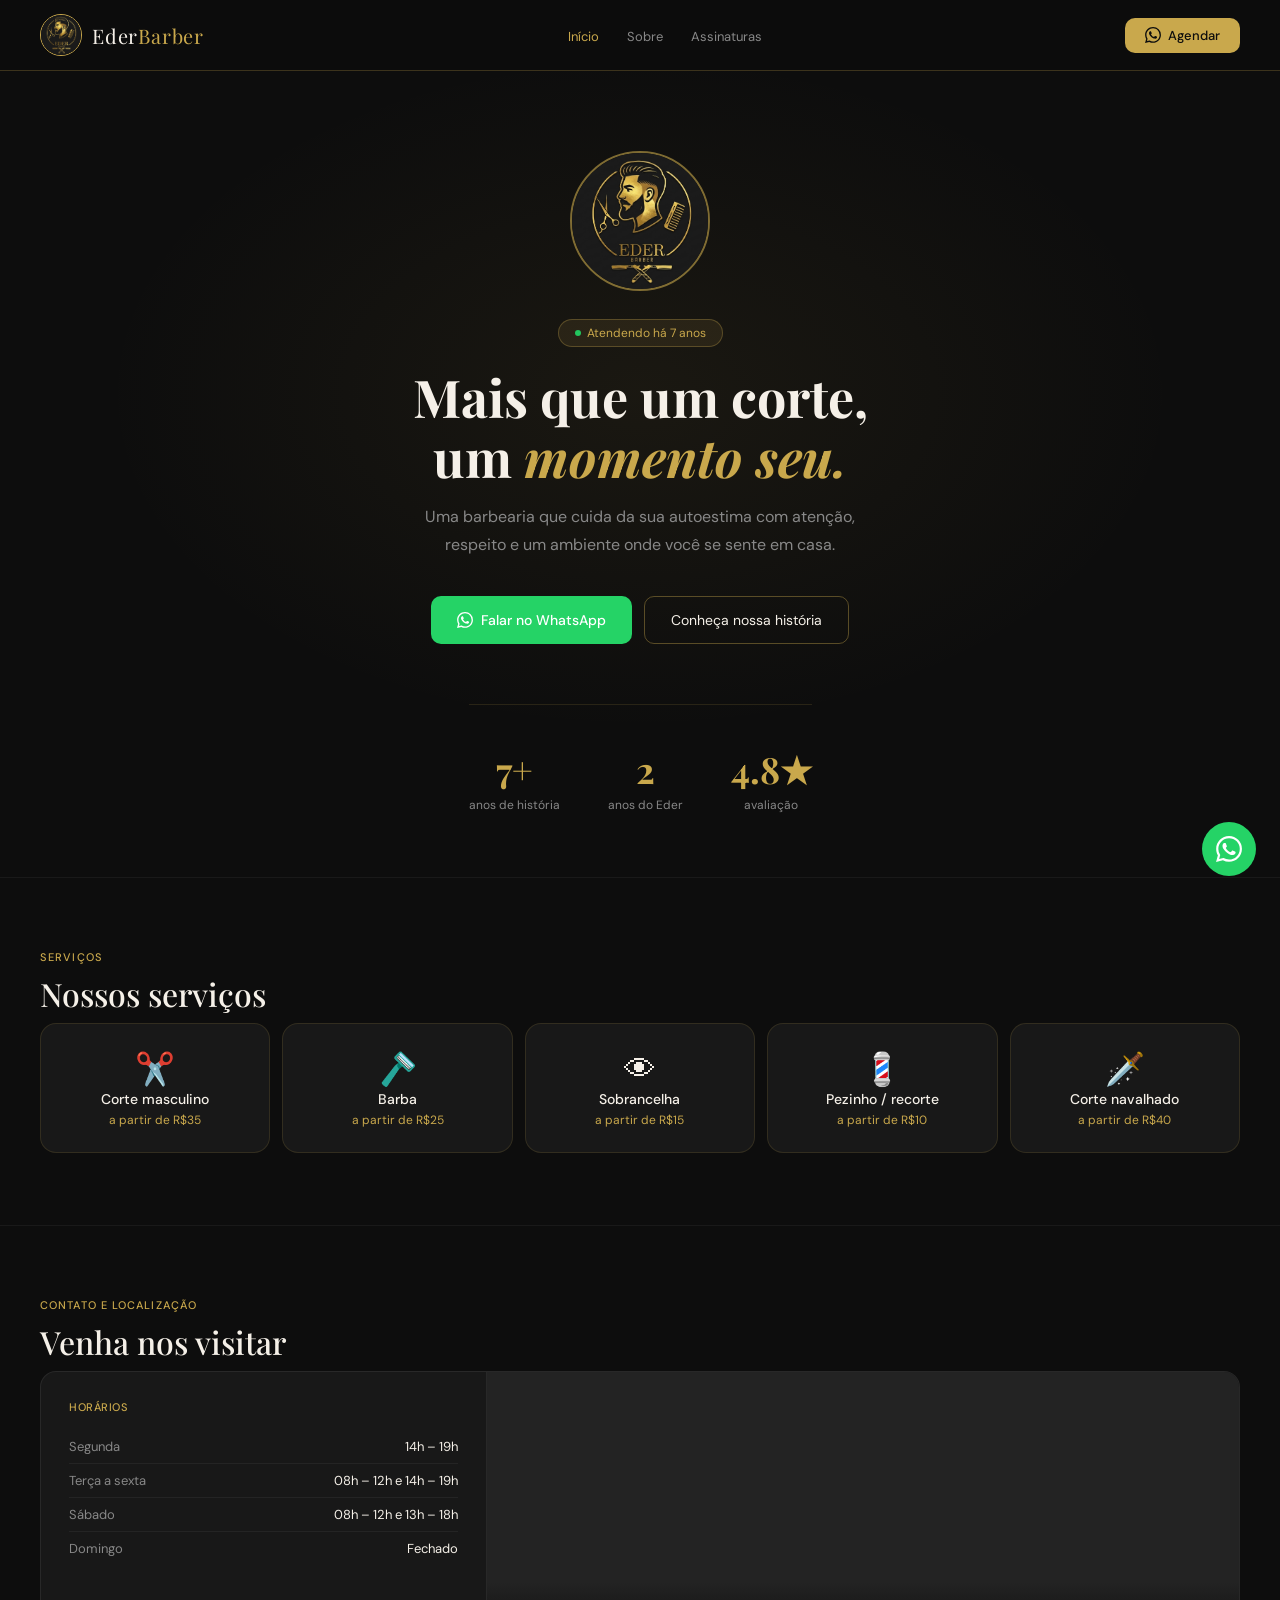
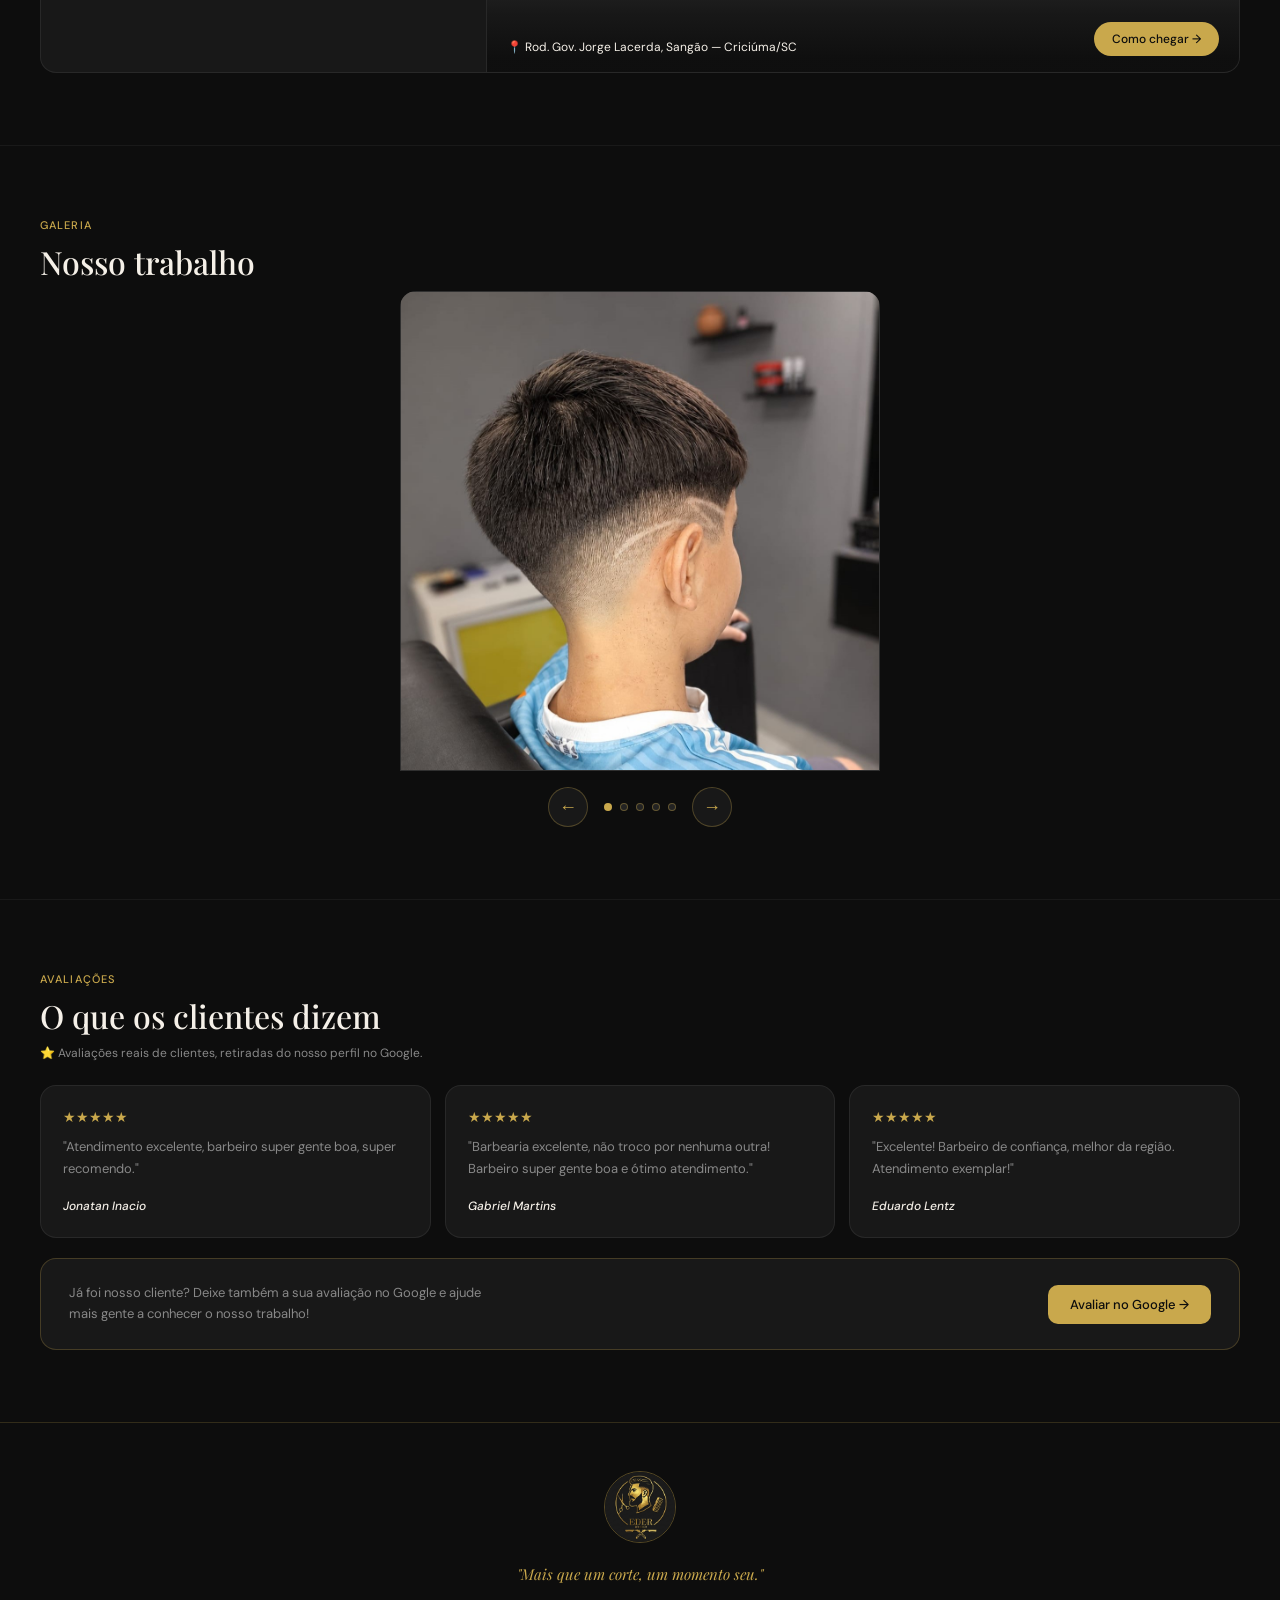
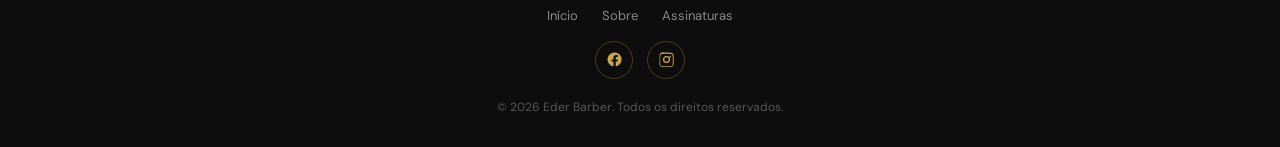
<file: index.html>
<!DOCTYPE html>
<html lang="pt-BR">
  <head>
    <meta charset="UTF-8">
    <meta name="viewport" content="width=device-width, initial-scale=1.0">
    <title>Eder Barber</title>
    <link rel="stylesheet" href="css/style.css">
    <link rel="stylesheet" href="css/index.css">
    <link rel="icon" type="image/png" href="images/icon.png">
  </head>
  <body>

    <nav class="nav-principal" role="navigation" aria-label="Menu principal">
      <a href="index.html" class="nav-logo" aria-label="Eder Barber - Página inicial">
        <img src="images/logo.png" alt="Logo Eder Barber" class="nav-logo-img">
        <span class="nav-logo-texto">Eder<em>Barber</em></span>
      </a>
      <ul class="nav-links" id="nav-links-mobile">
        <li><a href="index.html" class="ativo">Início</a></li>
    <li><a href="sobre.html">Sobre</a></li>
    <li><a href="assinaturas.html">Assinaturas</a></li>

      </ul>
      <button class="nav-cta" onclick="abrirWhatsApp()" aria-label="Agendar pelo WhatsApp">
        <svg class="icone-wa" xmlns="http://www.w3.org/2000/svg" viewBox="0 0 24 24" fill="currentColor" aria-hidden="true"><path d="M17.472 14.382c-.297-.149-1.758-.867-2.03-.967-.273-.099-.471-.148-.67.15-.197.297-.767.966-.94 1.164-.173.199-.347.223-.644.075-.297-.15-1.255-.463-2.39-1.475-.883-.788-1.48-1.761-1.653-2.059-.173-.297-.018-.458.13-.606.134-.133.298-.347.446-.52.149-.174.198-.298.298-.497.099-.198.05-.371-.025-.52-.075-.149-.669-1.612-.916-2.207-.242-.579-.487-.5-.669-.51-.173-.008-.371-.01-.57-.01-.198 0-.52.074-.792.372-.272.297-1.04 1.016-1.04 2.479 0 1.462 1.065 2.875 1.213 3.074.149.198 2.096 3.2 5.077 4.487.709.306 1.262.489 1.694.625.712.227 1.36.195 1.871.118.571-.085 1.758-.719 2.006-1.413.248-.694.248-1.289.173-1.413-.074-.124-.272-.198-.57-.347m-5.421 7.403h-.004a9.87 9.87 0 01-5.031-1.378l-.361-.214-3.741.982.998-3.648-.235-.374a9.86 9.86 0 01-1.51-5.26c.001-5.45 4.436-9.884 9.888-9.884 2.64 0 5.122 1.03 6.988 2.898a9.825 9.825 0 012.893 6.994c-.003 5.45-4.437 9.884-9.885 9.884m8.413-18.297A11.815 11.815 0 0012.05 0C5.495 0 .16 5.335.157 11.892c0 2.096.547 4.142 1.588 5.945L.057 24l6.305-1.654a11.882 11.882 0 005.683 1.448h.005c6.554 0 11.89-5.335 11.893-11.893a11.821 11.821 0 00-3.48-8.413z"/></svg> Agendar
      </button>
      <button class="nav-menu-btn" aria-label="Abrir menu" aria-expanded="false" aria-controls="nav-links-mobile">
        <svg class="icone-menu-aberto" xmlns="http://www.w3.org/2000/svg" viewBox="0 0 24 24" fill="none" stroke="currentColor" stroke-width="2" stroke-linecap="round" aria-hidden="true"><line x1="4" y1="7" x2="20" y2="7"/><line x1="4" y1="12" x2="20" y2="12"/><line x1="4" y1="17" x2="20" y2="17"/></svg>
        <svg class="icone-menu-fechar" xmlns="http://www.w3.org/2000/svg" viewBox="0 0 24 24" fill="none" stroke="currentColor" stroke-width="2" stroke-linecap="round" aria-hidden="true"><line x1="5" y1="5" x2="19" y2="19"/><line x1="19" y1="5" x2="5" y2="19"/></svg>
      </button>
    </nav>

    <main>

      <header class="hero" role="banner">
        <img src="images/logo.png" alt="Logo Eder Barber" class="hero-logo">
        <p class="hero-badge" aria-label="Atendendo há 7 anos">
          <span class="hero-badge-ponto" aria-hidden="true"></span>
          Atendendo há 7 anos
        </p>
        <h1 class="hero-titulo">Mais que um corte,<br>um <em>momento seu.</em></h1>
        <p class="hero-descricao">Uma barbearia que cuida da sua autoestima com atenção, respeito e um ambiente onde você se sente em casa.</p>
        <nav class="hero-acoes" aria-label="Ações principais">
          <button class="btn-wa" onclick="abrirWhatsApp()"><svg class="icone-wa" xmlns="http://www.w3.org/2000/svg" viewBox="0 0 24 24" fill="currentColor" aria-hidden="true"><path d="M17.472 14.382c-.297-.149-1.758-.867-2.03-.967-.273-.099-.471-.148-.67.15-.197.297-.767.966-.94 1.164-.173.199-.347.223-.644.075-.297-.15-1.255-.463-2.39-1.475-.883-.788-1.48-1.761-1.653-2.059-.173-.297-.018-.458.13-.606.134-.133.298-.347.446-.52.149-.174.198-.298.298-.497.099-.198.05-.371-.025-.52-.075-.149-.669-1.612-.916-2.207-.242-.579-.487-.5-.669-.51-.173-.008-.371-.01-.57-.01-.198 0-.52.074-.792.372-.272.297-1.04 1.016-1.04 2.479 0 1.462 1.065 2.875 1.213 3.074.149.198 2.096 3.2 5.077 4.487.709.306 1.262.489 1.694.625.712.227 1.36.195 1.871.118.571-.085 1.758-.719 2.006-1.413.248-.694.248-1.289.173-1.413-.074-.124-.272-.198-.57-.347m-5.421 7.403h-.004a9.87 9.87 0 01-5.031-1.378l-.361-.214-3.741.982.998-3.648-.235-.374a9.86 9.86 0 01-1.51-5.26c.001-5.45 4.436-9.884 9.888-9.884 2.64 0 5.122 1.03 6.988 2.898a9.825 9.825 0 012.893 6.994c-.003 5.45-4.437 9.884-9.885 9.884m8.413-18.297A11.815 11.815 0 0012.05 0C5.495 0 .16 5.335.157 11.892c0 2.096.547 4.142 1.588 5.945L.057 24l6.305-1.654a11.882 11.882 0 005.683 1.448h.005c6.554 0 11.89-5.335 11.893-11.893a11.821 11.821 0 00-3.48-8.413z"/></svg> Falar no WhatsApp</button>
          <a href="sobre.html" class="btn-contorno">Conheça nossa história</a>
        </nav>
        <section class="hero-estatisticas" aria-label="Números da barbearia">
          <article class="estatistica">
            <strong class="estatistica-numero">7+</strong>
            <p class="estatistica-label">anos de história</p>
          </article>
          <article class="estatistica">
            <strong class="estatistica-numero">2</strong>
            <p class="estatistica-label">anos do Eder</p>
          </article>
          <article class="estatistica">
            <strong class="estatistica-numero">4.8★</strong>
            <p class="estatistica-label">avaliação</p>
          </article>
        </section>
      </header>

      <section class="secao-servicos" aria-labelledby="titulo-servicos">
        <p class="secao-tag">Serviços</p>
        <h2 class="secao-titulo" id="titulo-servicos">Nossos serviços</h2>
        <span class="divisor-gold" aria-hidden="true"></span>
        <ul class="grade-servicos" role="list">
          <li class="card-servico"><span class="servico-icone" aria-hidden="true">✂️</span><h3 class="servico-nome">Corte masculino</h3><p class="servico-preco">a partir de R$35</p></li>
          <li class="card-servico"><span class="servico-icone" aria-hidden="true">🪒</span><h3 class="servico-nome">Barba</h3><p class="servico-preco">a partir de R$25</p></li>
          <li class="card-servico"><span class="servico-icone" aria-hidden="true">👁</span><h3 class="servico-nome">Sobrancelha</h3><p class="servico-preco">a partir de R$15</p></li>
          <li class="card-servico"><span class="servico-icone" aria-hidden="true">💈</span><h3 class="servico-nome">Pezinho / recorte</h3><p class="servico-preco">a partir de R$10</p></li>
          <li class="card-servico"><span class="servico-icone" aria-hidden="true">🗡️</span><h3 class="servico-nome">Corte navalhado</h3><p class="servico-preco">a partir de R$40</p></li>
        </ul>
      </section>

      <section class="secao-contato" aria-labelledby="titulo-contato">
        <p class="secao-tag">Contato e localização</p>
        <h2 class="secao-titulo" id="titulo-contato">Venha nos visitar</h2>
        <span class="divisor-gold" aria-hidden="true"></span>
        <article class="painel-localizacao">
          <div class="painel-localizacao-info">
            <h3 class="card-info-titulo">Horários</h3>
            <dl>
              <article class="info-linha"><dt class="info-linha-label">Segunda</dt><dd>14h – 19h</dd></article>
              <article class="info-linha"><dt class="info-linha-label">Terça a sexta</dt><dd>08h – 12h e 14h – 19h</dd></article>
              <article class="info-linha"><dt class="info-linha-label">Sábado</dt><dd>08h – 12h e 13h – 18h</dd></article>
              <article class="info-linha"><dt class="info-linha-label">Domingo</dt><dd>Fechado</dd></article>
            </dl>
          </div>
          <div class="painel-localizacao-mapa">
            <iframe src="https://www.google.com/maps/embed?pb=!1m18!1m12!1m3!1d6996.729234134759!2d-49.408916057107284!3d-28.73852878936951!2m3!1f0!2f0!3f0!3m2!1i1024!2i768!4f13.1!3m3!1m2!1s0x952181df7898734d%3A0xaa20eb18cc82adad!2sEder%20Barber!5e0!3m2!1spt-BR!2sbr!4v1783719248578!5m2!1spt-BR!2sbr" loading="lazy" referrerpolicy="strict-origin-when-cross-origin" title="Localização Eder Barber no Google Maps" allowfullscreen></iframe>
            <div class="mapa-legenda">
              <p class="mapa-endereco">📍 Rod. Gov. Jorge Lacerda, Sangão — Criciúma/SC</p>
              <a class="mapa-link" href="https://www.google.com/maps/dir/?api=1&destination=Eder+Barber%2C+Rod.+Gov.+Jorge+Lacerda+-+Sangao%2C+Crici%C3%BAma+-+SC%2C+88805-350" target="_blank" rel="noopener">Como chegar →</a>
            </div>
          </div>
        </article>
      </section>

      <section class="secao-galeria" aria-labelledby="titulo-galeria">
        <p class="secao-tag">Galeria</p>
        <h2 class="secao-titulo" id="titulo-galeria">Nosso trabalho</h2>
        <span class="divisor-gold" aria-hidden="true"></span>
        <figure class="carrossel-wrapper" aria-label="Carrossel de fotos dos cortes">
          <ul class="carrossel-track" role="list">
            <li class="carrossel-slide"><img src="images/img1.jpeg" alt="Foto do trabalho da Eder Barber 1" loading="lazy"></li>
            <li class="carrossel-slide"><img src="images/img2.jpeg" alt="Foto do trabalho da Eder Barber 2" loading="lazy"></li>
            <li class="carrossel-slide"><img src="images/img3.jpeg" alt="Foto do trabalho da Eder Barber 3" loading="lazy"></li>
            <li class="carrossel-slide"><img src="images/img4.jpeg" alt="Foto do trabalho da Eder Barber 4" loading="lazy"></li>
            <li class="carrossel-slide"><img src="images/img5.jpeg" alt="Foto do trabalho da Eder Barber 5" loading="lazy"></li>
          </ul>
          <nav class="carrossel-controles" aria-label="Controles do carrossel">
            <button class="carrossel-btn-antes" aria-label="Foto anterior">&#8592;</button>
            <ul class="carrossel-pontos" role="list" aria-label="Indicadores de slide">
              <li class="carrossel-ponto ativo" aria-label="Slide 1"></li>
              <li class="carrossel-ponto" aria-label="Slide 2"></li>
              <li class="carrossel-ponto" aria-label="Slide 3"></li>
              <li class="carrossel-ponto" aria-label="Slide 4"></li>
              <li class="carrossel-ponto" aria-label="Slide 5"></li>
            </ul>
            <button class="carrossel-btn-proximo" aria-label="Próxima foto">&#8594;</button>
          </nav>
        </figure>
      </section>

      <section class="secao-avaliacoes" aria-labelledby="titulo-avaliacoes">
        <p class="secao-tag">Avaliações</p>
        <h2 class="secao-titulo" id="titulo-avaliacoes">O que os clientes dizem</h2>
        <span class="divisor-gold" aria-hidden="true"></span>
        <p class="avaliacoes-fonte">⭐ Avaliações reais de clientes, retiradas do nosso perfil no Google.</p>
        <ul class="grade-avaliacoes" role="list">
          <li class="card-avaliacao">
            <p class="avaliacao-estrelas" aria-label="5 estrelas">★★★★★</p>
            <blockquote class="avaliacao-texto">"Atendimento excelente, barbeiro super gente boa, super recomendo."</blockquote>
            <cite class="avaliacao-autor">Jonatan Inacio</cite>
          </li>
          <li class="card-avaliacao">
            <p class="avaliacao-estrelas" aria-label="5 estrelas">★★★★★</p>
            <blockquote class="avaliacao-texto">"Barbearia excelente, não troco por nenhuma outra! Barbeiro super gente boa e ótimo atendimento."</blockquote>
            <cite class="avaliacao-autor">Gabriel Martins</cite>
          </li>
          <li class="card-avaliacao">
            <p class="avaliacao-estrelas" aria-label="5 estrelas">★★★★★</p>
            <blockquote class="avaliacao-texto">"Excelente! Barbeiro de confiança, melhor da região. Atendimento exemplar!"</blockquote>
            <cite class="avaliacao-autor">Eduardo Lentz</cite>
          </li>
        </ul>
        <article class="avaliacoes-cta">
          <p>Já foi nosso cliente? Deixe também a sua avaliação no Google e ajude mais gente a conhecer o nosso trabalho!</p>
          <a class="avaliacoes-cta-btn" href="https://www.google.com/maps?cid=12259056677445348781" target="_blank" rel="noopener">Avaliar no Google →</a>
        </article>
      </section>


    </main>

    <footer class="rodape" role="contentinfo">
      <img src="images/logo.png" alt="Eder Barber" class="rodape-logo">
      <p class="rodape-slogan">"Mais que um corte, um momento seu."</p>
      <nav aria-label="Links do rodapé">
        <ul class="rodape-links">
          <li><a href="index.html">Início</a></li>
          <li><a href="sobre.html">Sobre</a></li>
          <li><a href="assinaturas.html">Assinaturas</a></li>
        </ul>
      </nav>
      <ul class="rodape-social" role="list" aria-label="Redes sociais">
    <li><a href="https://www.facebook.com/profile.php?id=61591211396420" target="_blank" rel="noopener" aria-label="Facebook da Eder Barber"><svg xmlns="http://www.w3.org/2000/svg" viewBox="0 0 24 24" fill="currentColor" aria-hidden="true"><path d="M22 12a10 10 0 10-11.5 9.9v-7H7.9V12h2.6V9.8c0-2.6 1.6-4 3.9-4 1.1 0 2.3.2 2.3.2v2.5h-1.3c-1.3 0-1.7.8-1.7 1.6V12h2.9l-.5 2.9h-2.4v7A10 10 0 0022 12z"/></svg></a></li>
    <li><a href="https://www.instagram.com/_ederbarber_" target="_blank" rel="noopener" aria-label="Instagram da Eder Barber"><svg xmlns="http://www.w3.org/2000/svg" viewBox="0 0 24 24" fill="currentColor" aria-hidden="true"><path d="M12 2.2c3.2 0 3.6 0 4.9.1 1.2.1 2 .2 2.4.4.6.2 1 .5 1.4 1 .4.4.7.8 1 1.4.2.5.3 1.2.4 2.4.1 1.3.1 1.7.1 4.9s0 3.6-.1 4.9c-.1 1.2-.2 2-.4 2.4-.2.6-.5 1-1 1.4-.4.4-.8.7-1.4 1-.5.2-1.2.3-2.4.4-1.3.1-1.7.1-4.9.1s-3.6 0-4.9-.1c-1.2-.1-2-.2-2.4-.4-.6-.2-1-.5-1.4-1-.4-.4-.7-.8-1-1.4-.2-.5-.3-1.2-.4-2.4C2.2 15.6 2.2 15.2 2.2 12s0-3.6.1-4.9c.1-1.2.2-2 .4-2.4.2-.6.5-1 1-1.4.4-.4.8-.7 1.4-1 .5-.2 1.2-.3 2.4-.4C8.4 2.2 8.8 2.2 12 2.2zm0 1.8c-3.1 0-3.5 0-4.7.1-1 .05-1.6.2-2 .3-.5.2-.8.4-1.1.7-.3.3-.5.6-.7 1.1-.1.4-.3 1-.3 2-.1 1.2-.1 1.6-.1 4.7s0 3.5.1 4.7c.05 1 .2 1.6.3 2 .2.5.4.8.7 1.1.3.3.6.5 1.1.7.4.1 1 .3 2 .3 1.2.1 1.6.1 4.7.1s3.5 0 4.7-.1c1-.05 1.6-.2 2-.3.5-.2.8-.4 1.1-.7.3-.3.5-.6.7-1.1.1-.4.3-1 .3-2 .1-1.2.1-1.6.1-4.7s0-3.5-.1-4.7c-.05-1-.2-1.6-.3-2-.2-.5-.4-.8-.7-1.1-.3-.3-.6-.5-1.1-.7-.4-.1-1-.3-2-.3-1.2-.1-1.6-.1-4.7-.1zm0 3a5 5 0 110 10 5 5 0 010-10zm0 1.8a3.2 3.2 0 100 6.4 3.2 3.2 0 000-6.4zm5.2-1.9a1.2 1.2 0 110 2.4 1.2 1.2 0 010-2.4z"/></svg></a></li>
  </ul>
  <p class="rodape-copy">© 2026 Eder Barber. Todos os direitos reservados.</p>
    </footer>
    <button class="btn-whatsapp-flutuante" onclick="abrirWhatsApp()" aria-label="Falar no WhatsApp">
      <svg xmlns="http://www.w3.org/2000/svg" viewBox="0 0 24 24" fill="currentColor" aria-hidden="true"><path d="M17.472 14.382c-.297-.149-1.758-.867-2.03-.967-.273-.099-.471-.148-.67.15-.197.297-.767.966-.94 1.164-.173.199-.347.223-.644.075-.297-.15-1.255-.463-2.39-1.475-.883-.788-1.48-1.761-1.653-2.059-.173-.297-.018-.458.13-.606.134-.133.298-.347.446-.52.149-.174.198-.298.298-.497.099-.198.05-.371-.025-.52-.075-.149-.669-1.612-.916-2.207-.242-.579-.487-.5-.669-.51-.173-.008-.371-.01-.57-.01-.198 0-.52.074-.792.372-.272.297-1.04 1.016-1.04 2.479 0 1.462 1.065 2.875 1.213 3.074.149.198 2.096 3.2 5.077 4.487.709.306 1.262.489 1.694.625.712.227 1.36.195 1.871.118.571-.085 1.758-.719 2.006-1.413.248-.694.248-1.289.173-1.413-.074-.124-.272-.198-.57-.347m-5.421 7.403h-.004a9.87 9.87 0 01-5.031-1.378l-.361-.214-3.741.982.998-3.648-.235-.374a9.86 9.86 0 01-1.51-5.26c.001-5.45 4.436-9.884 9.888-9.884 2.64 0 5.122 1.03 6.988 2.898a9.825 9.825 0 012.893 6.994c-.003 5.45-4.437 9.884-9.885 9.884m8.413-18.297A11.815 11.815 0 0012.05 0C5.495 0 .16 5.335.157 11.892c0 2.096.547 4.142 1.588 5.945L.057 24l6.305-1.654a11.882 11.882 0 005.683 1.448h.005c6.554 0 11.89-5.335 11.893-11.893a11.821 11.821 0 00-3.48-8.413z"/></svg>
    </button>

    <script src="js/main.js"></script>
    <script src="js/carrossel.js"></script>
  </body>
</html>
</file>
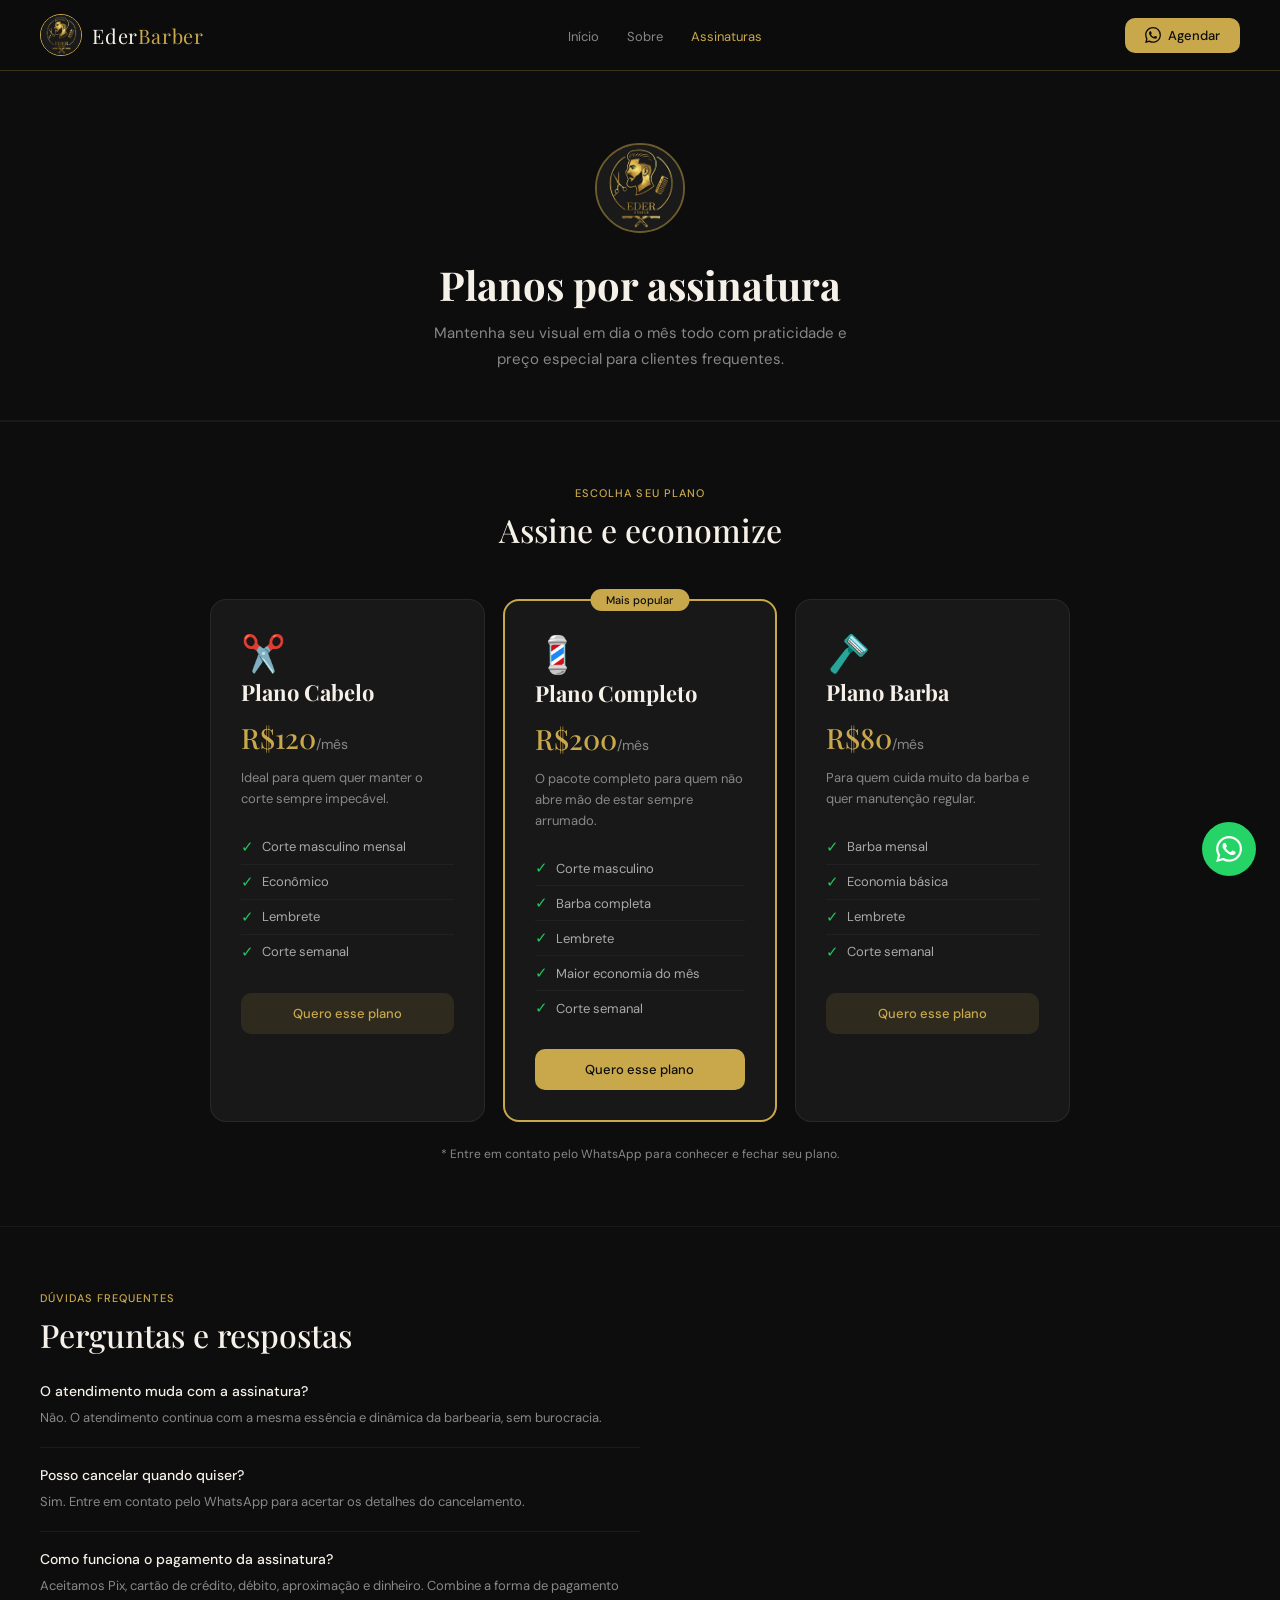
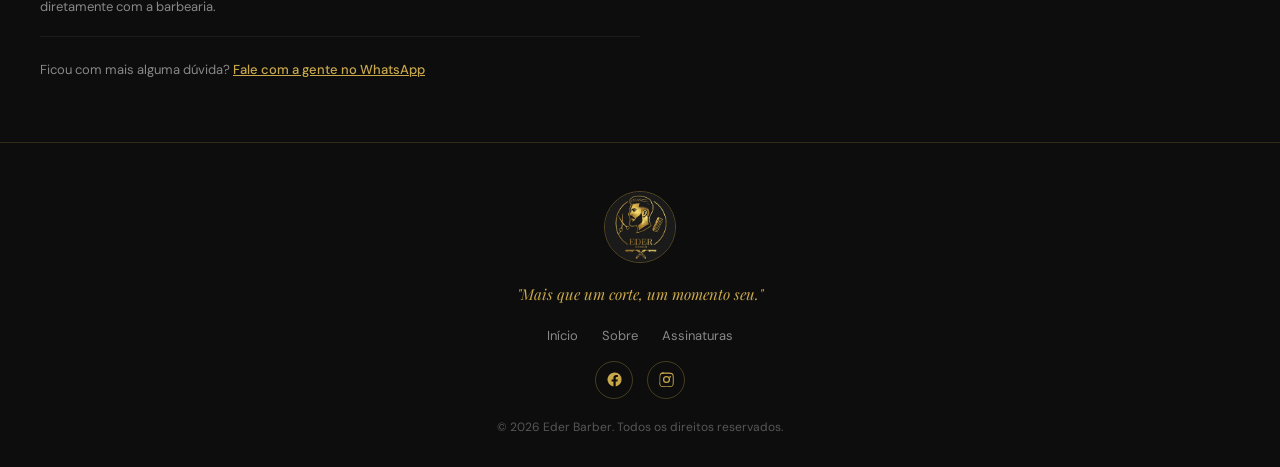
<file: assinaturas.html>
<!DOCTYPE html>
<html lang="pt-BR">
<head>
  <meta charset="UTF-8">
  <meta name="viewport" content="width=device-width, initial-scale=1.0">
  <title>Assinaturas — Eder Barber</title>
  <link rel="stylesheet" href="css/style.css">
  <link rel="stylesheet" href="css/assinaturas.css">
  <link rel="icon" type="image/png" href="images/icon.png">
</head>
<body>

<nav class="nav-principal" role="navigation" aria-label="Menu principal">
  <a href="index.html" class="nav-logo" aria-label="Eder Barber - Página inicial">
    <img src="images/logo.png" alt="Logo Eder Barber" class="nav-logo-img">
    <span class="nav-logo-texto">Eder<em>Barber</em></span>
  </a>
  <ul class="nav-links" id="nav-links-mobile">
    <li><a href="index.html">Início</a></li>
<li><a href="sobre.html">Sobre</a></li>
<li><a href="assinaturas.html" class="ativo">Assinaturas</a></li>

  </ul>
  <button class="nav-cta" onclick="abrirWhatsApp()" aria-label="Agendar pelo WhatsApp">
    <svg class="icone-wa" xmlns="http://www.w3.org/2000/svg" viewBox="0 0 24 24" fill="currentColor" aria-hidden="true"><path d="M17.472 14.382c-.297-.149-1.758-.867-2.03-.967-.273-.099-.471-.148-.67.15-.197.297-.767.966-.94 1.164-.173.199-.347.223-.644.075-.297-.15-1.255-.463-2.39-1.475-.883-.788-1.48-1.761-1.653-2.059-.173-.297-.018-.458.13-.606.134-.133.298-.347.446-.52.149-.174.198-.298.298-.497.099-.198.05-.371-.025-.52-.075-.149-.669-1.612-.916-2.207-.242-.579-.487-.5-.669-.51-.173-.008-.371-.01-.57-.01-.198 0-.52.074-.792.372-.272.297-1.04 1.016-1.04 2.479 0 1.462 1.065 2.875 1.213 3.074.149.198 2.096 3.2 5.077 4.487.709.306 1.262.489 1.694.625.712.227 1.36.195 1.871.118.571-.085 1.758-.719 2.006-1.413.248-.694.248-1.289.173-1.413-.074-.124-.272-.198-.57-.347m-5.421 7.403h-.004a9.87 9.87 0 01-5.031-1.378l-.361-.214-3.741.982.998-3.648-.235-.374a9.86 9.86 0 01-1.51-5.26c.001-5.45 4.436-9.884 9.888-9.884 2.64 0 5.122 1.03 6.988 2.898a9.825 9.825 0 012.893 6.994c-.003 5.45-4.437 9.884-9.885 9.884m8.413-18.297A11.815 11.815 0 0012.05 0C5.495 0 .16 5.335.157 11.892c0 2.096.547 4.142 1.588 5.945L.057 24l6.305-1.654a11.882 11.882 0 005.683 1.448h.005c6.554 0 11.89-5.335 11.893-11.893a11.821 11.821 0 00-3.48-8.413z"/></svg> Agendar
  </button>
  <button class="nav-menu-btn" aria-label="Abrir menu" aria-expanded="false" aria-controls="nav-links-mobile">
    <svg class="icone-menu-aberto" xmlns="http://www.w3.org/2000/svg" viewBox="0 0 24 24" fill="none" stroke="currentColor" stroke-width="2" stroke-linecap="round" aria-hidden="true"><line x1="4" y1="7" x2="20" y2="7"/><line x1="4" y1="12" x2="20" y2="12"/><line x1="4" y1="17" x2="20" y2="17"/></svg>
    <svg class="icone-menu-fechar" xmlns="http://www.w3.org/2000/svg" viewBox="0 0 24 24" fill="none" stroke="currentColor" stroke-width="2" stroke-linecap="round" aria-hidden="true"><line x1="5" y1="5" x2="19" y2="19"/><line x1="19" y1="5" x2="5" y2="19"/></svg>
  </button>
</nav>

<main>

  <header class="hero-pagina" role="banner">
    <img src="images/logo.png" alt="Logo Eder Barber" class="hero-pagina-logo">
    <h1 class="hero-pagina-titulo">Planos por assinatura</h1>
    <p class="hero-pagina-descricao">Mantenha seu visual em dia o mês todo com praticidade e preço especial para clientes frequentes.</p>
  </header>

  <section class="secao-planos" aria-labelledby="titulo-planos">
    <header class="secao-planos-cabecalho">
      <p class="secao-tag">Escolha seu plano</p>
      <h2 class="secao-titulo" id="titulo-planos">Assine e economize</h2>
    </header>
    <ul class="grade-planos" role="list">
      <li class="card-plano">
        <span class="plano-icone" aria-hidden="true">✂️</span>
        <h3 class="plano-nome">Plano Cabelo</h3>
        <p class="plano-preco">R$120<span>/mês</span></p>
        <p class="plano-descricao">Ideal para quem quer manter o corte sempre impecável.</p>
        <ul class="plano-itens" role="list">
          <li class="plano-item"><span class="plano-check" aria-hidden="true">✓</span>Corte masculino mensal</li>
          <li class="plano-item"><span class="plano-check" aria-hidden="true">✓</span>Econômico</li>
          <li class="plano-item"><span class="plano-check" aria-hidden="true">✓</span>Lembrete</li>
          <li class="plano-item"><span class="plano-check" aria-hidden="true">✓</span>Corte semanal</li>
        </ul>
        <button class="plano-btn" onclick="abrirWhatsApp('Olá! Vim pela página da Eder Barber e gostaria de mais informações sobre o Plano Cabelo.')">Quero esse plano</button>
      </li>
      <li class="card-plano card-plano--destaque">
        <strong class="plano-badge-destaque">Mais popular</strong>
        <span class="plano-icone" aria-hidden="true">💈</span>
        <h3 class="plano-nome">Plano Completo</h3>
        <p class="plano-preco">R$200<span>/mês</span></p>
        <p class="plano-descricao">O pacote completo para quem não abre mão de estar sempre arrumado.</p>
        <ul class="plano-itens" role="list">
          <li class="plano-item"><span class="plano-check" aria-hidden="true">✓</span>Corte masculino</li>
          <li class="plano-item"><span class="plano-check" aria-hidden="true">✓</span>Barba completa</li>
          <li class="plano-item"><span class="plano-check" aria-hidden="true">✓</span>Lembrete</li>
          <li class="plano-item"><span class="plano-check" aria-hidden="true">✓</span>Maior economia do mês</li>
          <li class="plano-item"><span class="plano-check" aria-hidden="true">✓</span>Corte semanal</li>
        </ul>
        <button class="plano-btn" onclick="abrirWhatsApp('Olá! Vim pela página da Eder Barber e gostaria de mais informações sobre o Plano Completo.')">Quero esse plano</button>
      </li>
      <li class="card-plano">
        <span class="plano-icone" aria-hidden="true">🪒</span>
        <h3 class="plano-nome">Plano Barba</h3>
        <p class="plano-preco">R$80<span>/mês</span></p>
        <p class="plano-descricao">Para quem cuida muito da barba e quer manutenção regular.</p>
        <ul class="plano-itens" role="list">
          <li class="plano-item"><span class="plano-check" aria-hidden="true">✓</span> Barba mensal</li>
          <li class="plano-item"><span class="plano-check" aria-hidden="true">✓</span> Economia básica</li>
          <li class="plano-item"><span class="plano-check" aria-hidden="true">✓</span>Lembrete</li>
          <li class="plano-item"><span class="plano-check" aria-hidden="true">✓</span>Corte semanal</li>
        </ul>
        <button class="plano-btn" onclick="abrirWhatsApp('Olá! Vim pela página da Eder Barber e gostaria de mais informações sobre o Plano Barba.')">Quero esse plano</button>
      </li>
    </ul>
    <p style="font-size:12px;color:var(--muted);text-align:center;margin-top:24px;">* Entre em contato pelo WhatsApp para conhecer e fechar seu plano.</p>
  </section>

  <section class="secao-faq" aria-labelledby="titulo-faq">
    <p class="secao-tag">Dúvidas frequentes</p>
    <h2 class="secao-titulo" id="titulo-faq">Perguntas e respostas</h2>
    <span class="divisor-gold" aria-hidden="true"></span>
    <dl class="lista-faq">
      <article class="faq-item"><dt class="faq-pergunta">O atendimento muda com a assinatura?</dt><dd class="faq-resposta">Não. O atendimento continua com a mesma essência e dinâmica da barbearia, sem burocracia.</dd></article>
      <article class="faq-item"><dt class="faq-pergunta">Posso cancelar quando quiser?</dt><dd class="faq-resposta">Sim. Entre em contato pelo WhatsApp para acertar os detalhes do cancelamento.</dd></article>
      <article class="faq-item"><dt class="faq-pergunta">Como funciona o pagamento da assinatura?</dt><dd class="faq-resposta">Aceitamos Pix, cartão de crédito, débito, aproximação e dinheiro. Combine a forma de pagamento diretamente com a barbearia.</dd></article>
    </dl>
    <p class="faq-cta">Ficou com mais alguma dúvida? <button class="faq-cta-link" onclick="abrirWhatsApp('Olá! Vim pela página da Eder Barber e tenho uma dúvida.')">Fale com a gente no WhatsApp</button></p>
  </section>

</main>

<footer class="rodape" role="contentinfo">
  <img src="images/logo.png" alt="Eder Barber" class="rodape-logo">
  <p class="rodape-slogan">"Mais que um corte, um momento seu."</p>
  <nav aria-label="Links do rodapé">
    <ul class="rodape-links">
      <li><a href="index.html">Início</a></li>
      <li><a href="sobre.html">Sobre</a></li>
      <li><a href="assinaturas.html">Assinaturas</a></li>
    </ul>
  </nav>
  <ul class="rodape-social" role="list" aria-label="Redes sociais">
    <li><a href="https://www.facebook.com/profile.php?id=61591211396420" target="_blank" rel="noopener" aria-label="Facebook da Eder Barber"><svg xmlns="http://www.w3.org/2000/svg" viewBox="0 0 24 24" fill="currentColor" aria-hidden="true"><path d="M22 12a10 10 0 10-11.5 9.9v-7H7.9V12h2.6V9.8c0-2.6 1.6-4 3.9-4 1.1 0 2.3.2 2.3.2v2.5h-1.3c-1.3 0-1.7.8-1.7 1.6V12h2.9l-.5 2.9h-2.4v7A10 10 0 0022 12z"/></svg></a></li>
    <li><a href="https://www.instagram.com/_ederbarber_" target="_blank" rel="noopener" aria-label="Instagram da Eder Barber"><svg xmlns="http://www.w3.org/2000/svg" viewBox="0 0 24 24" fill="currentColor" aria-hidden="true"><path d="M12 2.2c3.2 0 3.6 0 4.9.1 1.2.1 2 .2 2.4.4.6.2 1 .5 1.4 1 .4.4.7.8 1 1.4.2.5.3 1.2.4 2.4.1 1.3.1 1.7.1 4.9s0 3.6-.1 4.9c-.1 1.2-.2 2-.4 2.4-.2.6-.5 1-1 1.4-.4.4-.8.7-1.4 1-.5.2-1.2.3-2.4.4-1.3.1-1.7.1-4.9.1s-3.6 0-4.9-.1c-1.2-.1-2-.2-2.4-.4-.6-.2-1-.5-1.4-1-.4-.4-.7-.8-1-1.4-.2-.5-.3-1.2-.4-2.4C2.2 15.6 2.2 15.2 2.2 12s0-3.6.1-4.9c.1-1.2.2-2 .4-2.4.2-.6.5-1 1-1.4.4-.4.8-.7 1.4-1 .5-.2 1.2-.3 2.4-.4C8.4 2.2 8.8 2.2 12 2.2zm0 1.8c-3.1 0-3.5 0-4.7.1-1 .05-1.6.2-2 .3-.5.2-.8.4-1.1.7-.3.3-.5.6-.7 1.1-.1.4-.3 1-.3 2-.1 1.2-.1 1.6-.1 4.7s0 3.5.1 4.7c.05 1 .2 1.6.3 2 .2.5.4.8.7 1.1.3.3.6.5 1.1.7.4.1 1 .3 2 .3 1.2.1 1.6.1 4.7.1s3.5 0 4.7-.1c1-.05 1.6-.2 2-.3.5-.2.8-.4 1.1-.7.3-.3.5-.6.7-1.1.1-.4.3-1 .3-2 .1-1.2.1-1.6.1-4.7s0-3.5-.1-4.7c-.05-1-.2-1.6-.3-2-.2-.5-.4-.8-.7-1.1-.3-.3-.6-.5-1.1-.7-.4-.1-1-.3-2-.3-1.2-.1-1.6-.1-4.7-.1zm0 3a5 5 0 110 10 5 5 0 010-10zm0 1.8a3.2 3.2 0 100 6.4 3.2 3.2 0 000-6.4zm5.2-1.9a1.2 1.2 0 110 2.4 1.2 1.2 0 010-2.4z"/></svg></a></li>
  </ul>
  <p class="rodape-copy">© 2026 Eder Barber. Todos os direitos reservados.</p>
</footer>
<button class="btn-whatsapp-flutuante" onclick="abrirWhatsApp()" aria-label="Falar no WhatsApp">
  <svg xmlns="http://www.w3.org/2000/svg" viewBox="0 0 24 24" fill="currentColor" aria-hidden="true"><path d="M17.472 14.382c-.297-.149-1.758-.867-2.03-.967-.273-.099-.471-.148-.67.15-.197.297-.767.966-.94 1.164-.173.199-.347.223-.644.075-.297-.15-1.255-.463-2.39-1.475-.883-.788-1.48-1.761-1.653-2.059-.173-.297-.018-.458.13-.606.134-.133.298-.347.446-.52.149-.174.198-.298.298-.497.099-.198.05-.371-.025-.52-.075-.149-.669-1.612-.916-2.207-.242-.579-.487-.5-.669-.51-.173-.008-.371-.01-.57-.01-.198 0-.52.074-.792.372-.272.297-1.04 1.016-1.04 2.479 0 1.462 1.065 2.875 1.213 3.074.149.198 2.096 3.2 5.077 4.487.709.306 1.262.489 1.694.625.712.227 1.36.195 1.871.118.571-.085 1.758-.719 2.006-1.413.248-.694.248-1.289.173-1.413-.074-.124-.272-.198-.57-.347m-5.421 7.403h-.004a9.87 9.87 0 01-5.031-1.378l-.361-.214-3.741.982.998-3.648-.235-.374a9.86 9.86 0 01-1.51-5.26c.001-5.45 4.436-9.884 9.888-9.884 2.64 0 5.122 1.03 6.988 2.898a9.825 9.825 0 012.893 6.994c-.003 5.45-4.437 9.884-9.885 9.884m8.413-18.297A11.815 11.815 0 0012.05 0C5.495 0 .16 5.335.157 11.892c0 2.096.547 4.142 1.588 5.945L.057 24l6.305-1.654a11.882 11.882 0 005.683 1.448h.005c6.554 0 11.89-5.335 11.893-11.893a11.821 11.821 0 00-3.48-8.413z"/></svg>
</button>

<script src="js/main.js"></script>
</body>
</html>
</file>
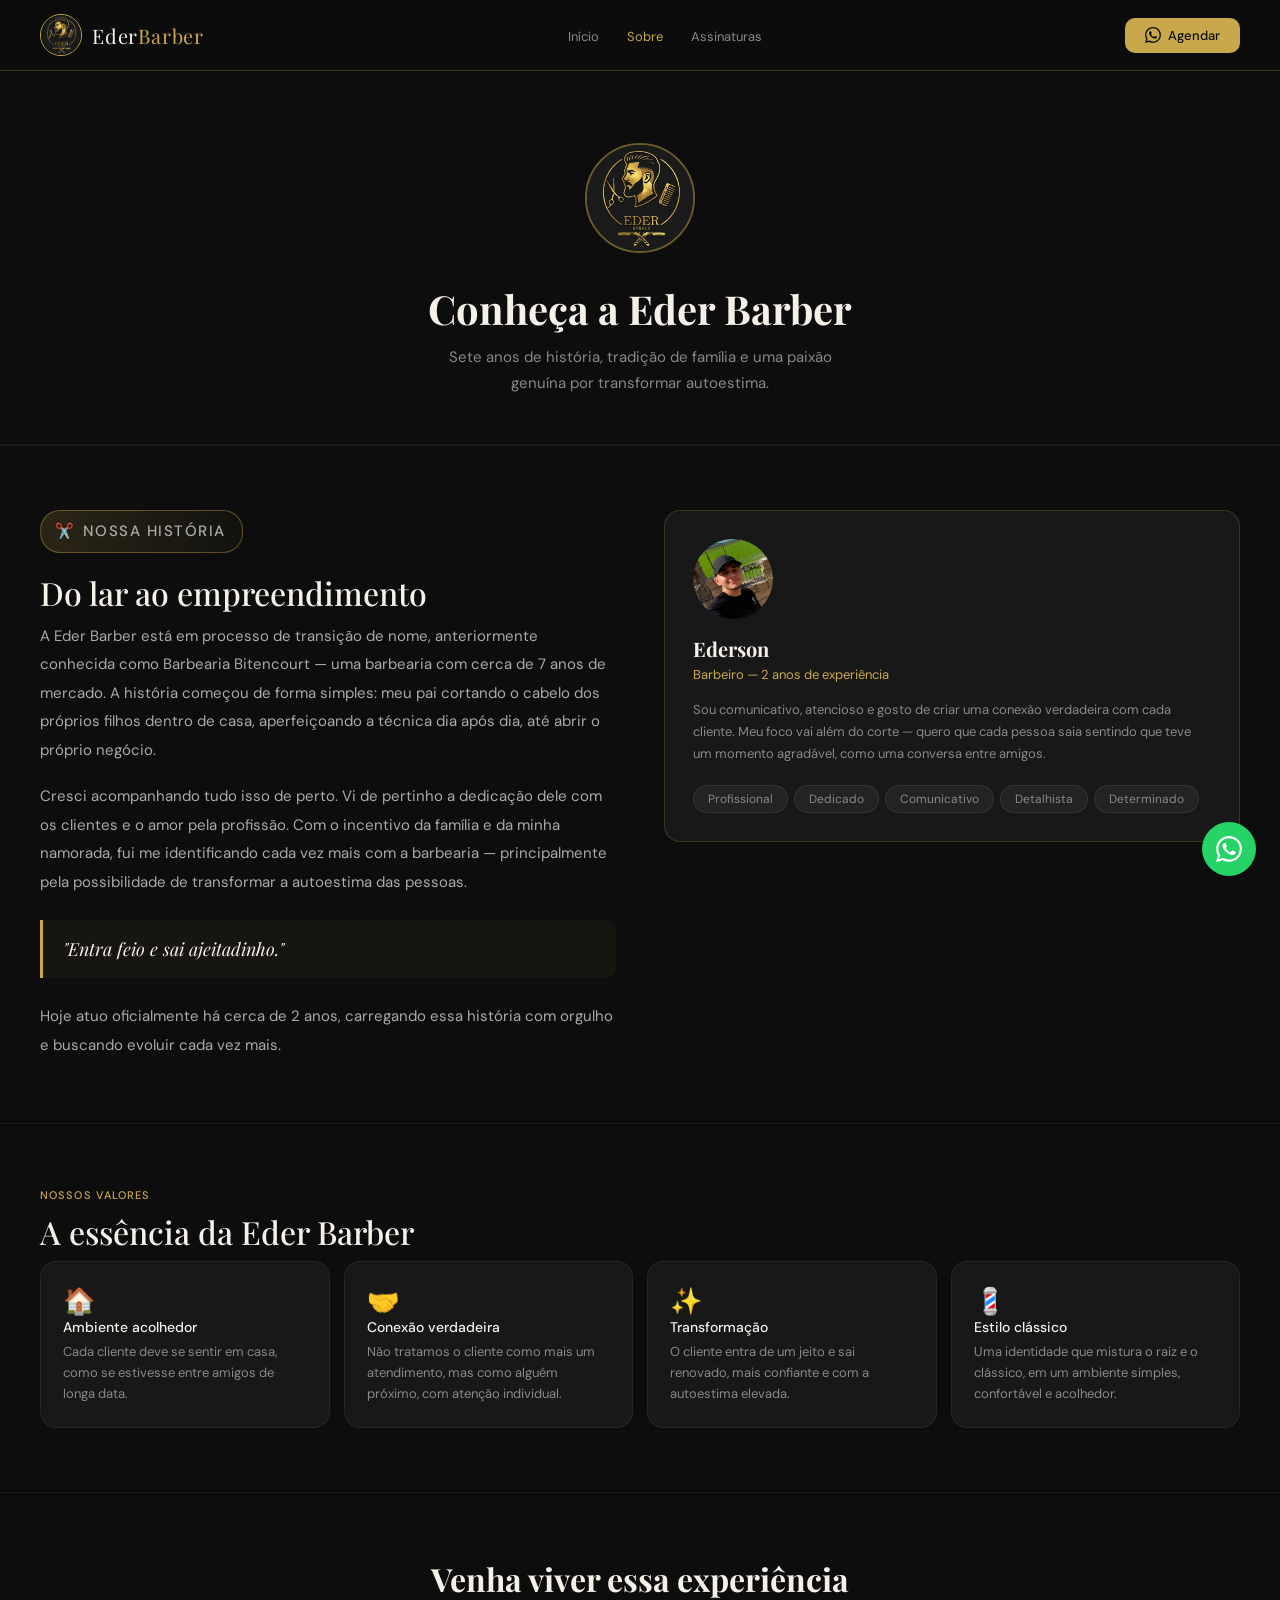
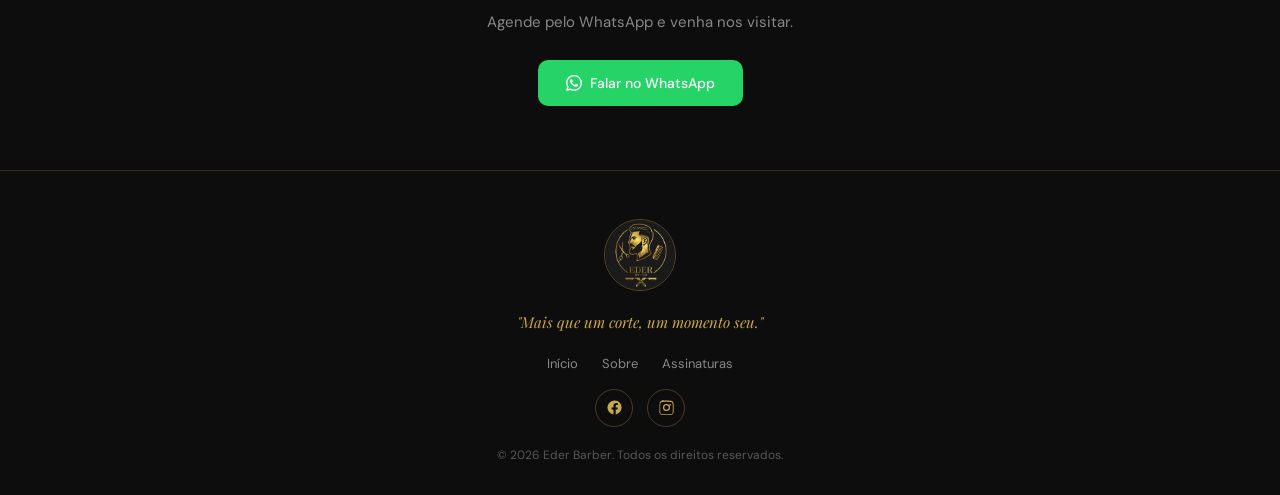
<file: sobre.html>
<!DOCTYPE html>
<html lang="pt-BR">
<head>
  <meta charset="UTF-8">
  <meta name="viewport" content="width=device-width, initial-scale=1.0">
  <title>Conheça a Eder Barber</title>
  <link rel="stylesheet" href="css/style.css">
  <link rel="stylesheet" href="css/sobre.css">
  <link rel="icon" type="image/png" href="images/icon.png">
</head>
<body>

<nav class="nav-principal" role="navigation" aria-label="Menu principal">
  <a href="index.html" class="nav-logo" aria-label="Eder Barber - Página inicial">
    <img src="images/logo.png" alt="Logo Eder Barber" class="nav-logo-img">
    <span class="nav-logo-texto">Eder<em>Barber</em></span>
  </a>
  <ul class="nav-links" id="nav-links-mobile">
    <li><a href="index.html">Início</a></li>
<li><a href="sobre.html" class="ativo">Sobre</a></li>
<li><a href="assinaturas.html">Assinaturas</a></li>

  </ul>
  <button class="nav-cta" onclick="abrirWhatsApp()" aria-label="Agendar pelo WhatsApp">
    <svg class="icone-wa" xmlns="http://www.w3.org/2000/svg" viewBox="0 0 24 24" fill="currentColor" aria-hidden="true"><path d="M17.472 14.382c-.297-.149-1.758-.867-2.03-.967-.273-.099-.471-.148-.67.15-.197.297-.767.966-.94 1.164-.173.199-.347.223-.644.075-.297-.15-1.255-.463-2.39-1.475-.883-.788-1.48-1.761-1.653-2.059-.173-.297-.018-.458.13-.606.134-.133.298-.347.446-.52.149-.174.198-.298.298-.497.099-.198.05-.371-.025-.52-.075-.149-.669-1.612-.916-2.207-.242-.579-.487-.5-.669-.51-.173-.008-.371-.01-.57-.01-.198 0-.52.074-.792.372-.272.297-1.04 1.016-1.04 2.479 0 1.462 1.065 2.875 1.213 3.074.149.198 2.096 3.2 5.077 4.487.709.306 1.262.489 1.694.625.712.227 1.36.195 1.871.118.571-.085 1.758-.719 2.006-1.413.248-.694.248-1.289.173-1.413-.074-.124-.272-.198-.57-.347m-5.421 7.403h-.004a9.87 9.87 0 01-5.031-1.378l-.361-.214-3.741.982.998-3.648-.235-.374a9.86 9.86 0 01-1.51-5.26c.001-5.45 4.436-9.884 9.888-9.884 2.64 0 5.122 1.03 6.988 2.898a9.825 9.825 0 012.893 6.994c-.003 5.45-4.437 9.884-9.885 9.884m8.413-18.297A11.815 11.815 0 0012.05 0C5.495 0 .16 5.335.157 11.892c0 2.096.547 4.142 1.588 5.945L.057 24l6.305-1.654a11.882 11.882 0 005.683 1.448h.005c6.554 0 11.89-5.335 11.893-11.893a11.821 11.821 0 00-3.48-8.413z"/></svg> Agendar
  </button>
  <button class="nav-menu-btn" aria-label="Abrir menu" aria-expanded="false" aria-controls="nav-links-mobile">
    <svg class="icone-menu-aberto" xmlns="http://www.w3.org/2000/svg" viewBox="0 0 24 24" fill="none" stroke="currentColor" stroke-width="2" stroke-linecap="round" aria-hidden="true"><line x1="4" y1="7" x2="20" y2="7"/><line x1="4" y1="12" x2="20" y2="12"/><line x1="4" y1="17" x2="20" y2="17"/></svg>
    <svg class="icone-menu-fechar" xmlns="http://www.w3.org/2000/svg" viewBox="0 0 24 24" fill="none" stroke="currentColor" stroke-width="2" stroke-linecap="round" aria-hidden="true"><line x1="5" y1="5" x2="19" y2="19"/><line x1="19" y1="5" x2="5" y2="19"/></svg>
  </button>
</nav>

<main>

  <header class="hero-pagina" role="banner">
    <img src="images/logo.png" alt="Logo Eder Barber" class="hero-pagina-logo">
    <h1 class="hero-pagina-titulo">Conheça a Eder Barber</h1>
    <p class="hero-pagina-descricao">Sete anos de história, tradição de família e uma paixão genuína por transformar autoestima.</p>
  </header>

  <section class="secao-historia" aria-labelledby="titulo-historia">
    <article class="grade-historia">
      <section class="historia-texto">
        <p class="secao-tag secao-tag--destaque"><span aria-hidden="true">✂️</span> Nossa história</p>
        <h2 class="secao-titulo" id="titulo-historia">Do lar ao empreendimento</h2>
        <span class="divisor-gold" aria-hidden="true"></span>
        <p>A Eder Barber está em processo de transição de nome, anteriormente conhecida como Barbearia Bitencourt — uma barbearia com cerca de 7 anos de mercado. A história começou de forma simples: meu pai cortando o cabelo dos próprios filhos dentro de casa, aperfeiçoando a técnica dia após dia, até abrir o próprio negócio.</p>
        <p>Cresci acompanhando tudo isso de perto. Vi de pertinho a dedicação dele com os clientes e o amor pela profissão. Com o incentivo da família e da minha namorada, fui me identificando cada vez mais com a barbearia — principalmente pela possibilidade de transformar a autoestima das pessoas.</p>
        <blockquote class="citacao-bloco">
          <p>"Entra feio e sai ajeitadinho."</p>
        </blockquote>
        <p>Hoje atuo oficialmente há cerca de 2 anos, carregando essa história com orgulho e buscando evoluir cada vez mais.</p>
      </section>
      <aside>
        <article class="card-barbeiro" aria-label="Perfil do barbeiro Eder">
          <figure class="barbeiro-avatar">
            <img src="images/barbeiro.png" alt="Foto do barbeiro Ederson">
          </figure>
          <h2 class="barbeiro-nome">Ederson</h2>
          <p class="barbeiro-cargo">Barbeiro — 2 anos de experiência</p>
          <p class="barbeiro-bio">Sou comunicativo, atencioso e gosto de criar uma conexão verdadeira com cada cliente. Meu foco vai além do corte — quero que cada pessoa saia sentindo que teve um momento agradável, como uma conversa entre amigos.</p>
          <ul class="barbeiro-tags" role="list" aria-label="Características do barbeiro">
            <li class="barbeiro-tag">Profissional</li>
            <li class="barbeiro-tag">Dedicado</li>
            <li class="barbeiro-tag">Comunicativo</li>
            <li class="barbeiro-tag">Detalhista</li>
            <li class="barbeiro-tag">Determinado</li>
          </ul>
        </article>
      </aside>
    </article>
  </section>

  <section class="secao-valores" aria-labelledby="titulo-valores">
    <p class="secao-tag">Nossos valores</p>
    <h2 class="secao-titulo" id="titulo-valores">A essência da Eder Barber</h2>
    <span class="divisor-gold" aria-hidden="true"></span>
    <ul class="grade-valores" role="list">
      <li class="card-valor">
        <span class="valor-icone" aria-hidden="true">🏠</span>
        <h3 class="valor-titulo">Ambiente acolhedor</h3>
        <p class="valor-desc">Cada cliente deve se sentir em casa, como se estivesse entre amigos de longa data.</p>
      </li>
      <li class="card-valor">
        <span class="valor-icone" aria-hidden="true">🤝</span>
        <h3 class="valor-titulo">Conexão verdadeira</h3>
        <p class="valor-desc">Não tratamos o cliente como mais um atendimento, mas como alguém próximo, com atenção individual.</p>
      </li>
      <li class="card-valor">
        <span class="valor-icone" aria-hidden="true">✨</span>
        <h3 class="valor-titulo">Transformação</h3>
        <p class="valor-desc">O cliente entra de um jeito e sai renovado, mais confiante e com a autoestima elevada.</p>
      </li>
      <li class="card-valor">
        <span class="valor-icone" aria-hidden="true">💈</span>
        <h3 class="valor-titulo">Estilo clássico</h3>
        <p class="valor-desc">Uma identidade que mistura o raiz e o clássico, em um ambiente simples, confortável e acolhedor.</p>
      </li>
    </ul>
  </section>

  <section class="secao-cta" aria-labelledby="titulo-cta">
    <h2 class="cta-titulo" id="titulo-cta">Venha viver essa experiência</h2>
    <p class="cta-desc">Agende pelo WhatsApp e venha nos visitar.</p>
    <button class="btn-wa" onclick="abrirWhatsApp()"><svg class="icone-wa" xmlns="http://www.w3.org/2000/svg" viewBox="0 0 24 24" fill="currentColor" aria-hidden="true"><path d="M17.472 14.382c-.297-.149-1.758-.867-2.03-.967-.273-.099-.471-.148-.67.15-.197.297-.767.966-.94 1.164-.173.199-.347.223-.644.075-.297-.15-1.255-.463-2.39-1.475-.883-.788-1.48-1.761-1.653-2.059-.173-.297-.018-.458.13-.606.134-.133.298-.347.446-.52.149-.174.198-.298.298-.497.099-.198.05-.371-.025-.52-.075-.149-.669-1.612-.916-2.207-.242-.579-.487-.5-.669-.51-.173-.008-.371-.01-.57-.01-.198 0-.52.074-.792.372-.272.297-1.04 1.016-1.04 2.479 0 1.462 1.065 2.875 1.213 3.074.149.198 2.096 3.2 5.077 4.487.709.306 1.262.489 1.694.625.712.227 1.36.195 1.871.118.571-.085 1.758-.719 2.006-1.413.248-.694.248-1.289.173-1.413-.074-.124-.272-.198-.57-.347m-5.421 7.403h-.004a9.87 9.87 0 01-5.031-1.378l-.361-.214-3.741.982.998-3.648-.235-.374a9.86 9.86 0 01-1.51-5.26c.001-5.45 4.436-9.884 9.888-9.884 2.64 0 5.122 1.03 6.988 2.898a9.825 9.825 0 012.893 6.994c-.003 5.45-4.437 9.884-9.885 9.884m8.413-18.297A11.815 11.815 0 0012.05 0C5.495 0 .16 5.335.157 11.892c0 2.096.547 4.142 1.588 5.945L.057 24l6.305-1.654a11.882 11.882 0 005.683 1.448h.005c6.554 0 11.89-5.335 11.893-11.893a11.821 11.821 0 00-3.48-8.413z"/></svg> Falar no WhatsApp</button>
  </section>

</main>

<footer class="rodape" role="contentinfo">
  <img src="images/logo.png" alt="Eder Barber" class="rodape-logo">
  <p class="rodape-slogan">"Mais que um corte, um momento seu."</p>
  <nav aria-label="Links do rodapé">
    <ul class="rodape-links">
      <li><a href="index.html">Início</a></li>
      <li><a href="sobre.html">Sobre</a></li>
      <li><a href="assinaturas.html">Assinaturas</a></li>
    </ul>
  </nav>
  <ul class="rodape-social" role="list" aria-label="Redes sociais">
    <li><a href="https://www.facebook.com/profile.php?id=61591211396420" target="_blank" rel="noopener" aria-label="Facebook da Eder Barber"><svg xmlns="http://www.w3.org/2000/svg" viewBox="0 0 24 24" fill="currentColor" aria-hidden="true"><path d="M22 12a10 10 0 10-11.5 9.9v-7H7.9V12h2.6V9.8c0-2.6 1.6-4 3.9-4 1.1 0 2.3.2 2.3.2v2.5h-1.3c-1.3 0-1.7.8-1.7 1.6V12h2.9l-.5 2.9h-2.4v7A10 10 0 0022 12z"/></svg></a></li>
    <li><a href="https://www.instagram.com/_ederbarber_" target="_blank" rel="noopener" aria-label="Instagram da Eder Barber"><svg xmlns="http://www.w3.org/2000/svg" viewBox="0 0 24 24" fill="currentColor" aria-hidden="true"><path d="M12 2.2c3.2 0 3.6 0 4.9.1 1.2.1 2 .2 2.4.4.6.2 1 .5 1.4 1 .4.4.7.8 1 1.4.2.5.3 1.2.4 2.4.1 1.3.1 1.7.1 4.9s0 3.6-.1 4.9c-.1 1.2-.2 2-.4 2.4-.2.6-.5 1-1 1.4-.4.4-.8.7-1.4 1-.5.2-1.2.3-2.4.4-1.3.1-1.7.1-4.9.1s-3.6 0-4.9-.1c-1.2-.1-2-.2-2.4-.4-.6-.2-1-.5-1.4-1-.4-.4-.7-.8-1-1.4-.2-.5-.3-1.2-.4-2.4C2.2 15.6 2.2 15.2 2.2 12s0-3.6.1-4.9c.1-1.2.2-2 .4-2.4.2-.6.5-1 1-1.4.4-.4.8-.7 1.4-1 .5-.2 1.2-.3 2.4-.4C8.4 2.2 8.8 2.2 12 2.2zm0 1.8c-3.1 0-3.5 0-4.7.1-1 .05-1.6.2-2 .3-.5.2-.8.4-1.1.7-.3.3-.5.6-.7 1.1-.1.4-.3 1-.3 2-.1 1.2-.1 1.6-.1 4.7s0 3.5.1 4.7c.05 1 .2 1.6.3 2 .2.5.4.8.7 1.1.3.3.6.5 1.1.7.4.1 1 .3 2 .3 1.2.1 1.6.1 4.7.1s3.5 0 4.7-.1c1-.05 1.6-.2 2-.3.5-.2.8-.4 1.1-.7.3-.3.5-.6.7-1.1.1-.4.3-1 .3-2 .1-1.2.1-1.6.1-4.7s0-3.5-.1-4.7c-.05-1-.2-1.6-.3-2-.2-.5-.4-.8-.7-1.1-.3-.3-.6-.5-1.1-.7-.4-.1-1-.3-2-.3-1.2-.1-1.6-.1-4.7-.1zm0 3a5 5 0 110 10 5 5 0 010-10zm0 1.8a3.2 3.2 0 100 6.4 3.2 3.2 0 000-6.4zm5.2-1.9a1.2 1.2 0 110 2.4 1.2 1.2 0 010-2.4z"/></svg></a></li>
  </ul>
  <p class="rodape-copy">© 2026 Eder Barber. Todos os direitos reservados.</p>
</footer>
<button class="btn-whatsapp-flutuante" onclick="abrirWhatsApp()" aria-label="Falar no WhatsApp">
  <svg xmlns="http://www.w3.org/2000/svg" viewBox="0 0 24 24" fill="currentColor" aria-hidden="true"><path d="M17.472 14.382c-.297-.149-1.758-.867-2.03-.967-.273-.099-.471-.148-.67.15-.197.297-.767.966-.94 1.164-.173.199-.347.223-.644.075-.297-.15-1.255-.463-2.39-1.475-.883-.788-1.48-1.761-1.653-2.059-.173-.297-.018-.458.13-.606.134-.133.298-.347.446-.52.149-.174.198-.298.298-.497.099-.198.05-.371-.025-.52-.075-.149-.669-1.612-.916-2.207-.242-.579-.487-.5-.669-.51-.173-.008-.371-.01-.57-.01-.198 0-.52.074-.792.372-.272.297-1.04 1.016-1.04 2.479 0 1.462 1.065 2.875 1.213 3.074.149.198 2.096 3.2 5.077 4.487.709.306 1.262.489 1.694.625.712.227 1.36.195 1.871.118.571-.085 1.758-.719 2.006-1.413.248-.694.248-1.289.173-1.413-.074-.124-.272-.198-.57-.347m-5.421 7.403h-.004a9.87 9.87 0 01-5.031-1.378l-.361-.214-3.741.982.998-3.648-.235-.374a9.86 9.86 0 01-1.51-5.26c.001-5.45 4.436-9.884 9.888-9.884 2.64 0 5.122 1.03 6.988 2.898a9.825 9.825 0 012.893 6.994c-.003 5.45-4.437 9.884-9.885 9.884m8.413-18.297A11.815 11.815 0 0012.05 0C5.495 0 .16 5.335.157 11.892c0 2.096.547 4.142 1.588 5.945L.057 24l6.305-1.654a11.882 11.882 0 005.683 1.448h.005c6.554 0 11.89-5.335 11.893-11.893a11.821 11.821 0 00-3.48-8.413z"/></svg>
</button>

<script src="js/main.js"></script>
</body>
</html>
</file>
<file: css/style.css>
@import url('https://fonts.googleapis.com/css2?family=Playfair+Display:wght@400;500;700&family=DM+Sans:wght@300;400;500&display=swap');

*, *::before, *::after {
  margin: 0;
  padding: 0;
  box-sizing: border-box;
}

:root {
  --gold:       #C9A84C;
  --gold-light: #F5C842;
  --dark:       #0D0D0D;
  --dark2:      #181818;
  --dark3:      #232323;
  --muted:      #888888;
  --light:      #F5F0E8;
  --radius:     10px;
  --radius-lg:  16px;
}

body {
  font-family: 'DM Sans', sans-serif;
  background: var(--dark);
  color: var(--light);
  min-height: 100vh;
}

/* ── NAV ── */
.nav-principal {
  display: flex;
  align-items: center;
  justify-content: space-between;
  padding: 14px 40px;
  background: rgba(13,13,13,0.96);
  border-bottom: 0.5px solid rgba(201,168,76,0.25);
  position: sticky;
  top: 0;
  z-index: 100;
  backdrop-filter: blur(8px);
}
.nav-logo {
  display: flex;
  align-items: center;
  gap: 10px;
  text-decoration: none;
}
.nav-logo-img {
  width: 42px;
  height: 42px;
  border-radius: 50%;
  object-fit: cover;
  border: 1.5px solid var(--gold);
}
.nav-logo-texto {
  font-family: 'Playfair Display', serif;
  font-size: 20px;
  color: var(--light);
  letter-spacing: 0.04em;
}
.nav-logo-texto em {
  font-style: normal;
  color: var(--gold);
}
.nav-links {
  display: flex;
  gap: 28px;
  list-style: none;
}
.nav-links a {
  font-size: 13px;
  color: var(--muted);
  text-decoration: none;
  transition: color 0.2s;
}
.nav-links a:hover,
.nav-links a.ativo { color: var(--gold); }
.nav-cta {
  display: flex;
  align-items: center;
  gap: 7px;
  background: var(--gold);
  color: var(--dark);
  border: none;
  padding: 9px 20px;
  border-radius: var(--radius);
  font-size: 13px;
  font-weight: 500;
  cursor: pointer;
  font-family: 'DM Sans', sans-serif;
  transition: background 0.2s;
}
.nav-cta:hover { background: var(--gold-light); }

/* ── MENU MOBILE ── */
.nav-menu-btn {
  display: none;
  align-items: center;
  justify-content: center;
  width: 40px;
  height: 40px;
  background: transparent;
  border: 0.5px solid rgba(201,168,76,0.3);
  border-radius: 8px;
  color: var(--gold);
  cursor: pointer;
  flex-shrink: 0;
}
.nav-menu-btn svg { width: 20px; height: 20px; }
.icone-menu-fechar { display: none; }
.nav-menu-btn[aria-expanded="true"] .icone-menu-aberto { display: none; }
.nav-menu-btn[aria-expanded="true"] .icone-menu-fechar { display: block; }

/* ── RODAPÉ ── */
.rodape {
  padding: 48px 40px 32px;
  border-top: 0.5px solid rgba(201,168,76,0.2);
  text-align: center;
}
.rodape-logo {
  width: 72px;
  height: 72px;
  border-radius: 50%;
  object-fit: cover;
  border: 1.5px solid rgba(201,168,76,0.4);
  margin-bottom: 16px;
}
.rodape-slogan {
  font-style: italic;
  color: var(--gold);
  font-size: 15px;
  margin-bottom: 20px;
  font-family: 'Playfair Display', serif;
}
.rodape-links {
  display: flex;
  gap: 24px;
  justify-content: center;
  list-style: none;
  margin-bottom: 16px;
}
.rodape-links a {
  font-size: 13px;
  color: var(--muted);
  text-decoration: none;
}
.rodape-links a:hover { color: var(--gold); }
.rodape-copy {
  font-size: 12px;
  color: rgba(136,136,136,0.6);
}
.rodape-social {
  display: flex;
  gap: 14px;
  justify-content: center;
  list-style: none;
  margin-bottom: 20px;
}
.rodape-social a {
  display: flex;
  align-items: center;
  justify-content: center;
  width: 38px;
  height: 38px;
  border-radius: 50%;
  border: 0.5px solid rgba(201,168,76,0.3);
  color: var(--gold);
  transition: background 0.2s, color 0.2s;
}
.rodape-social a:hover {
  background: var(--gold);
  color: var(--dark);
}
.rodape-social svg { width: 17px; height: 17px; }

/* ── BOTÃO WHATSAPP FLUTUANTE ── */
.btn-whatsapp-flutuante {
  position: fixed;
  bottom: 24px;
  right: 24px;
  background: #25D366;
  color: white;
  width: 54px;
  height: 54px;
  border-radius: 50%;
  display: flex;
  align-items: center;
  justify-content: center;
  cursor: pointer;
  border: none;
  z-index: 200;
  transition: background 0.2s;
}
.btn-whatsapp-flutuante:hover { background: #1dae52; }
.btn-whatsapp-flutuante svg { width: 26px; height: 26px; }

/* ── UTILITÁRIOS DE SEÇÃO ── */
.secao-tag {
  font-size: 11px;
  font-weight: 500;
  letter-spacing: 0.1em;
  color: var(--gold);
  text-transform: uppercase;
  margin-bottom: 8px;
}
.secao-titulo {
  font-family: 'Playfair Display', serif;
  font-size: 32px;
  font-weight: 500;
  color: var(--light);
  margin-bottom: 8px;
}
.secao-sub {
  font-size: 15px;
  color: var(--muted);
  max-width: 480px;
  line-height: 1.7;
  margin-bottom: 36px;
}
.divisor-gold {
  width: 48px;
  height: 2px;
  background: var(--gold);
  margin: 0 0 32px;
}

/* ── ÍCONE WHATSAPP SVG ── */
.icone-wa { width: 16px; height: 16px; }

@media (max-width: 640px) {
  .nav-principal { padding: 12px 20px; }
  .nav-menu-btn { display: flex; }
  .nav-links {
    position: absolute;
    top: 100%;
    left: 0;
    right: 0;
    flex-direction: column;
    gap: 0;
    background: rgba(13,13,13,0.98);
    border-bottom: 0.5px solid rgba(201,168,76,0.25);
    max-height: 0;
    overflow: hidden;
    opacity: 0;
    padding: 0 20px;
    transition: max-height 0.25s ease, opacity 0.2s ease, padding 0.25s ease;
  }
  .nav-links.aberto {
    max-height: 320px;
    opacity: 1;
    padding: 8px 20px 16px;
  }
  .nav-links li { border-bottom: 0.5px solid rgba(255,255,255,0.06); }
  .nav-links li:last-child { border-bottom: none; }
  .nav-links a {
    display: block;
    padding: 14px 4px;
    font-size: 14px;
  }
  .rodape { padding: 36px 20px 24px; }
}
</file>
<file: css/index.css>
@keyframes surgir {
  from { opacity: 0; transform: translateY(18px); }
  to   { opacity: 1; transform: translateY(0); }
}

/* ── HERO ── */
.hero {
  min-height: 88vh;
  display: flex;
  flex-direction: column;
  align-items: center;
  justify-content: center;
  text-align: center;
  padding: 80px 24px 64px;
  position: relative;
  overflow: hidden;
}
.hero::before {
  content: '';
  position: absolute;
  inset: 0;
  background: radial-gradient(ellipse 60% 60% at 50% 40%, rgba(201,168,76,0.07) 0%, transparent 70%);
  pointer-events: none;
}
.hero-logo {
  width: 140px;
  height: 140px;
  border-radius: 50%;
  object-fit: cover;
  border: 2px solid rgba(201,168,76,0.6);
  margin-bottom: 28px;
  animation: surgir 0.8s ease both;
}
.hero-badge {
  display: inline-flex;
  align-items: center;
  gap: 6px;
  background: rgba(201,168,76,0.1);
  border: 0.5px solid rgba(201,168,76,0.3);
  border-radius: 20px;
  padding: 5px 16px;
  font-size: 12px;
  color: var(--gold);
  margin-bottom: 20px;
  animation: surgir 0.8s 0.1s ease both;
}
.hero-badge-ponto {
  width: 6px;
  height: 6px;
  border-radius: 50%;
  background: #22c55e;
}
.hero-titulo {
  font-family: 'Playfair Display', serif;
  font-size: 52px;
  font-weight: 700;
  line-height: 1.15;
  color: var(--light);
  max-width: 600px;
  margin-bottom: 16px;
  animation: surgir 0.8s 0.2s ease both;
}
.hero-titulo em {
  font-style: italic;
  color: var(--gold);
}
.hero-descricao {
  font-size: 16px;
  color: var(--muted);
  max-width: 440px;
  line-height: 1.8;
  margin-bottom: 36px;
  animation: surgir 0.8s 0.3s ease both;
}
.hero-acoes {
  display: flex;
  gap: 12px;
  flex-wrap: wrap;
  justify-content: center;
  animation: surgir 0.8s 0.4s ease both;
}
.btn-wa {
  display: inline-flex;
  align-items: center;
  gap: 8px;
  background: #25D366;
  color: #fff;
  border: none;
  padding: 14px 26px;
  border-radius: var(--radius);
  font-size: 14px;
  font-weight: 500;
  cursor: pointer;
  font-family: 'DM Sans', sans-serif;
  text-decoration: none;
  transition: background 0.2s;
}
.btn-wa:hover { background: #1dae52; }
.btn-contorno {
  display: inline-flex;
  align-items: center;
  gap: 8px;
  background: transparent;
  color: var(--light);
  border: 0.5px solid rgba(201,168,76,0.4);
  padding: 14px 26px;
  border-radius: var(--radius);
  font-size: 14px;
  cursor: pointer;
  font-family: 'DM Sans', sans-serif;
  text-decoration: none;
  transition: background 0.2s, border-color 0.2s;
}
.btn-contorno:hover {
  background: rgba(201,168,76,0.08);
  border-color: var(--gold);
}
.hero-estatisticas {
  display: flex;
  gap: 48px;
  margin-top: 60px;
  padding-top: 40px;
  border-top: 0.5px solid rgba(201,168,76,0.15);
  animation: surgir 0.8s 0.5s ease both;
}
.estatistica { text-align: center; }
.estatistica-numero {
  font-family: 'Playfair Display', serif;
  font-size: 36px;
  font-weight: 700;
  color: var(--gold);
}
.estatistica-label {
  font-size: 12px;
  color: var(--muted);
  margin-top: 4px;
}

/* ── SEÇÕES ── */
.secao-servicos,
.secao-galeria,
.secao-avaliacoes,
.secao-contato {
  padding: 72px 40px;
  border-top: 0.5px solid rgba(255,255,255,0.05);
}

/* ── SERVIÇOS ── */
.grade-servicos {
  display: grid;
  grid-template-columns: repeat(auto-fit, minmax(150px, 1fr));
  gap: 12px;
}
.card-servico {
  background: var(--dark2);
  border: 0.5px solid rgba(201,168,76,0.15);
  border-radius: var(--radius-lg);
  padding: 24px 16px;
  text-align: center;
  transition: border-color 0.2s, transform 0.2s;
  cursor: default;
  list-style: none;
}
.card-servico:hover {
  border-color: var(--gold);
  transform: translateY(-2px);
}
.servico-icone { font-size: 32px; margin-bottom: 12px; }
.servico-nome  { font-size: 14px; font-weight: 500; color: var(--light); margin-bottom: 4px; }
.servico-preco { font-size: 12px; color: var(--gold); }

/* ── CARROSSEL ── */
.carrossel-wrapper {
  position: relative;
  overflow: hidden;
  border-radius: var(--radius-lg);
  max-width: 480px;
  margin: 0 auto;
}
.carrossel-track {
  display: flex;
  transition: transform 0.5s ease;
}
.carrossel-slide {
  min-width: 100%;
  aspect-ratio: 1 / 1;
  background: var(--dark3);
  border: 0.5px solid rgba(255,255,255,0.06);
  overflow: hidden;
}
.carrossel-slide img {
  width: 100%;
  height: 100%;
  object-fit: cover;
  display: block;
}
.carrossel-controles {
  display: flex;
  align-items: center;
  justify-content: center;
  gap: 16px;
  margin-top: 16px;
}
.carrossel-btn-antes,
.carrossel-btn-proximo {
  background: var(--dark2);
  border: 0.5px solid rgba(201,168,76,0.3);
  color: var(--gold);
  width: 40px;
  height: 40px;
  border-radius: 50%;
  font-size: 18px;
  cursor: pointer;
  display: flex;
  align-items: center;
  justify-content: center;
  transition: background 0.2s;
}
.carrossel-btn-antes:hover,
.carrossel-btn-proximo:hover { background: rgba(201,168,76,0.12); }
.carrossel-pontos {
  display: flex;
  gap: 8px;
  list-style: none;
}
.carrossel-ponto {
  width: 8px;
  height: 8px;
  border-radius: 50%;
  background: var(--dark3);
  border: 0.5px solid rgba(201,168,76,0.4);
  cursor: pointer;
  transition: background 0.2s;
}
.carrossel-ponto.ativo { background: var(--gold); }

/* ── AVALIAÇÕES ── */
.grade-avaliacoes {
  display: grid;
  grid-template-columns: repeat(auto-fit, minmax(220px, 1fr));
  gap: 14px;
}
.card-avaliacao {
  background: var(--dark2);
  border: 0.5px solid rgba(255,255,255,0.07);
  border-radius: var(--radius-lg);
  padding: 22px;
  list-style: none;
}
.avaliacao-estrelas { color: var(--gold); font-size: 14px; margin-bottom: 10px; }
.avaliacao-texto    { font-size: 13px; color: var(--muted); line-height: 1.7; margin-bottom: 14px; }
.avaliacao-autor    { font-size: 12px; font-weight: 500; color: var(--light); }
.avaliacoes-fonte {
  font-size: 12px;
  color: var(--muted);
  margin-bottom: 24px;
}
.avaliacoes-cta {
  margin-top: 20px;
  background: var(--dark2);
  border: 0.5px solid rgba(201,168,76,0.25);
  border-radius: var(--radius-lg);
  padding: 24px 28px;
  display: flex;
  flex-wrap: wrap;
  align-items: center;
  justify-content: space-between;
  gap: 16px;
}
.avaliacoes-cta p {
  font-size: 13px;
  color: var(--muted);
  max-width: 440px;
  line-height: 1.6;
}
.avaliacoes-cta-btn {
  flex-shrink: 0;
  background: var(--gold);
  color: var(--dark);
  font-size: 13px;
  font-weight: 500;
  padding: 11px 22px;
  border-radius: var(--radius);
  text-decoration: none;
  white-space: nowrap;
  transition: background 0.2s;
}
.avaliacoes-cta-btn:hover { background: var(--gold-light); }

/* ── CONTATO ── */
.painel-localizacao {
  display: flex;
  flex-wrap: wrap;
  background: var(--dark2);
  border: 0.5px solid rgba(255,255,255,0.07);
  border-radius: var(--radius-lg);
  overflow: hidden;
}
.painel-localizacao-info {
  flex: 1 1 260px;
  padding: 28px;
}
.painel-localizacao-mapa {
  flex: 2 1 380px;
  position: relative;
  min-height: 300px;
  background: var(--dark3);
}
.painel-localizacao-mapa iframe {
  position: absolute;
  inset: 0;
  width: 100%;
  height: 100%;
  border: 0;
  filter: grayscale(0.25) contrast(1.05);
}
.mapa-legenda {
  position: absolute;
  left: 0;
  right: 0;
  bottom: 0;
  background: linear-gradient(0deg, rgba(13,13,13,0.92) 15%, rgba(13,13,13,0.5) 65%, transparent 100%);
  padding: 40px 20px 16px;
  display: flex;
  align-items: flex-end;
  justify-content: space-between;
  gap: 14px;
}
.mapa-endereco {
  font-size: 12px;
  color: var(--light);
  line-height: 1.5;
  max-width: 60%;
}
.mapa-link {
  flex-shrink: 0;
  font-size: 12px;
  font-weight: 500;
  color: var(--dark);
  background: var(--gold);
  padding: 9px 18px;
  border-radius: 20px;
  white-space: nowrap;
  text-decoration: none;
  transition: background 0.2s;
}
.mapa-link:hover { background: var(--gold-light); }

@media (min-width: 641px) {
  .painel-localizacao-info {
    border-right: 0.5px solid rgba(255,255,255,0.07);
  }
}
.card-info-titulo {
  font-size: 11px;
  font-weight: 500;
  color: var(--gold);
  margin-bottom: 16px;
  letter-spacing: 0.05em;
  text-transform: uppercase;
}
.info-linha {
  display: flex;
  justify-content: space-between;
  padding: 8px 0;
  border-bottom: 0.5px solid rgba(255,255,255,0.05);
  font-size: 13px;
}
.info-linha:last-child { border: none; }
.info-linha-label { color: var(--muted); }

@media (max-width: 640px) {
  .secao-servicos,
  .secao-galeria,
  .secao-avaliacoes,
  .secao-contato { padding: 48px 20px; }
  .hero-titulo { font-size: 34px; }
  .hero-estatisticas { gap: 28px; }
  .painel-localizacao-mapa { min-height: 220px; }
  .painel-localizacao-info { padding: 22px; }
}
</file>
<file: css/assinaturas.css>
@keyframes surgir {
  from { opacity: 0; transform: translateY(16px); }
  to   { opacity: 1; transform: translateY(0); }
}

.hero-pagina {
  padding: 72px 40px 48px;
  text-align: center;
  border-bottom: 0.5px solid rgba(255,255,255,0.05);
}
.hero-pagina-logo {
  width: 90px;
  height: 90px;
  border-radius: 50%;
  object-fit: cover;
  border: 2px solid rgba(201,168,76,0.5);
  margin-bottom: 20px;
  animation: surgir 0.7s ease both;
}
.hero-pagina-titulo {
  font-family: 'Playfair Display', serif;
  font-size: 40px;
  font-weight: 700;
  color: var(--light);
  margin-bottom: 10px;
  animation: surgir 0.7s 0.1s ease both;
}
.hero-pagina-descricao {
  font-size: 15px;
  color: var(--muted);
  max-width: 440px;
  margin: 0 auto;
  line-height: 1.7;
  animation: surgir 0.7s 0.2s ease both;
}

.secao-planos,
.secao-faq {
  padding: 64px 40px;
  border-top: 0.5px solid rgba(255,255,255,0.05);
}

.secao-planos-cabecalho { text-align: center; margin-bottom: 48px; }
.secao-planos-cabecalho .secao-tag { display: flex; justify-content: center; }

/* ── PLANOS ── */
.grade-planos {
  display: grid;
  grid-template-columns: repeat(auto-fit, minmax(240px, 1fr));
  gap: 18px;
  max-width: 860px;
  margin: 0 auto;
}
.card-plano {
  background: var(--dark2);
  border: 0.5px solid rgba(255,255,255,0.07);
  border-radius: var(--radius-lg);
  padding: 30px;
  transition: transform 0.2s, border-color 0.2s;
  position: relative;
  list-style: none;
}
.card-plano:hover {
  transform: translateY(-3px);
  border-color: rgba(201,168,76,0.3);
}
.card-plano--destaque { border: 2px solid var(--gold); }
.plano-badge-destaque {
  position: absolute;
  top: -12px;
  left: 50%;
  transform: translateX(-50%);
  background: var(--gold);
  color: var(--dark);
  font-size: 11px;
  font-weight: 500;
  padding: 4px 16px;
  border-radius: 20px;
  white-space: nowrap;
}
.plano-icone { font-size: 36px; margin-bottom: 16px; }
.plano-nome {
  font-family: 'Playfair Display', serif;
  font-size: 22px;
  color: var(--light);
  margin-bottom: 6px;
}
.plano-preco {
  font-family: 'Playfair Display', serif;
  font-size: 28px;
  font-weight: 500;
  color: var(--gold);
  margin: 12px 0;
}
.plano-preco span {
  font-size: 14px;
  font-weight: 400;
  color: var(--muted);
  font-family: 'DM Sans', sans-serif;
}
.plano-descricao { font-size: 13px; color: var(--muted); line-height: 1.6; margin-bottom: 20px; }
.plano-itens     { list-style: none; margin-bottom: 24px; }
.plano-item {
  font-size: 13px;
  color: #aaa;
  padding: 7px 0;
  border-bottom: 0.5px solid rgba(255,255,255,0.04);
  display: flex;
  align-items: center;
  gap: 8px;
}
.plano-item:last-child { border: none; }
.plano-check { color: #22c55e; font-size: 15px; }
.plano-btn {
  width: 100%;
  padding: 12px;
  border-radius: var(--radius);
  font-size: 13px;
  font-weight: 500;
  cursor: pointer;
  font-family: 'DM Sans', sans-serif;
  border: none;
  background: rgba(201,168,76,0.12);
  color: var(--gold);
  transition: background 0.2s, color 0.2s;
}
.plano-btn:hover { background: var(--gold); color: var(--dark); }
.card-plano--destaque .plano-btn { background: var(--gold); color: var(--dark); }
.card-plano--destaque .plano-btn:hover { background: var(--gold-light); }

/* ── FAQ ── */
.lista-faq { max-width: 600px; }
.faq-item  { padding: 18px 0; border-bottom: 0.5px solid rgba(255,255,255,0.06); }
.faq-pergunta { font-size: 14px; font-weight: 500; color: var(--light); margin-bottom: 8px; }
.faq-resposta { font-size: 13px; color: var(--muted); line-height: 1.6; }
.faq-cta {
  max-width: 600px;
  margin-top: 24px;
  font-size: 13px;
  color: var(--muted);
}
.faq-cta-link {
  background: none;
  border: none;
  color: var(--gold);
  font-size: 13px;
  font-weight: 500;
  text-decoration: underline;
  cursor: pointer;
  font-family: 'DM Sans', sans-serif;
  padding: 0;
}
.faq-cta-link:hover { color: var(--gold-light); }

@media (max-width: 640px) {
  .secao-planos,
  .secao-faq { padding: 48px 20px; }
  .hero-pagina { padding: 48px 20px 36px; }
  .hero-pagina-titulo { font-size: 28px; }
}
</file>
<file: css/sobre.css>
@keyframes surgir {
  from { opacity: 0; transform: translateY(16px); }
  to   { opacity: 1; transform: translateY(0); }
}

.hero-pagina {
  padding: 72px 40px 48px;
  text-align: center;
  border-bottom: 0.5px solid rgba(255,255,255,0.05);
}
.hero-pagina-logo {
  width: 110px;
  height: 110px;
  border-radius: 50%;
  object-fit: cover;
  border: 2px solid rgba(201,168,76,0.5);
  margin-bottom: 24px;
  animation: surgir 0.7s ease both;
}
.hero-pagina-titulo {
  font-family: 'Playfair Display', serif;
  font-size: 40px;
  font-weight: 700;
  color: var(--light);
  margin-bottom: 10px;
  animation: surgir 0.7s 0.1s ease both;
}
.hero-pagina-descricao {
  font-size: 15px;
  color: var(--muted);
  max-width: 440px;
  margin: 0 auto;
  line-height: 1.7;
  animation: surgir 0.7s 0.2s ease both;
}

.secao-historia,
.secao-valores,
.secao-cta {
  padding: 64px 40px;
  border-top: 0.5px solid rgba(255,255,255,0.05);
}

/* ── HISTÓRIA ── */
.grade-historia {
  display: grid;
  grid-template-columns: 1fr 1fr;
  gap: 48px;
  align-items: start;
}
.historia-texto p {
  font-size: 15px;
  color: #aaa;
  line-height: 1.9;
  margin-bottom: 18px;
}
.historia-texto p:last-child { margin-bottom: 0; }
.secao-tag--destaque {
  display: inline-flex;
  align-items: center;
  gap: 7px;
  background: linear-gradient(90deg, rgba(201,168,76,0.16), rgba(201,168,76,0.03));
  border: 0.5px solid rgba(201,168,76,0.4);
  border-radius: 20px;
  padding: 6px 16px 6px 14px;
  color: var(--gold-light);
  font-size: 12px;
  margin-bottom: 16px;
}
.citacao-bloco {
  border-left: 3px solid var(--gold);
  padding: 12px 20px;
  margin: 24px 0;
  background: rgba(201,168,76,0.05);
  border-radius: 0 var(--radius) var(--radius) 0;
}
.citacao-bloco p {
  font-family: 'Playfair Display', serif;
  font-size: 18px;
  font-style: italic;
  color: var(--light);
}

/* ── CARD BARBEIRO ── */
.card-barbeiro {
  background: var(--dark2);
  border: 0.5px solid rgba(201,168,76,0.2);
  border-radius: var(--radius-lg);
  padding: 28px;
  position: sticky;
  top: 80px;
}
.barbeiro-avatar {
  width: 80px;
  height: 80px;
  border-radius: 50%;
  overflow: hidden;
  background: var(--gold);
  display: flex;
  align-items: center;
  justify-content: center;
  margin-bottom: 16px;
}
.barbeiro-avatar img {
  width: 100%;
  height: 100%;
  object-fit: cover;
}
.barbeiro-nome  { font-family: 'Playfair Display', serif; font-size: 20px; color: var(--light); margin-bottom: 4px; }
.barbeiro-cargo { font-size: 13px; color: var(--gold); margin-bottom: 16px; }
.barbeiro-bio   { font-size: 13px; color: var(--muted); line-height: 1.7; margin-bottom: 20px; }
.barbeiro-tags  { display: flex; flex-wrap: wrap; gap: 6px; list-style: none; }
.barbeiro-tag {
  background: var(--dark3);
  border: 0.5px solid rgba(255,255,255,0.08);
  border-radius: 20px;
  padding: 5px 14px;
  font-size: 12px;
  color: var(--muted);
}

/* ── VALORES ── */
.grade-valores {
  display: grid;
  grid-template-columns: repeat(auto-fit, minmax(200px, 1fr));
  gap: 14px;
}
.card-valor {
  background: var(--dark2);
  border: 0.5px solid rgba(255,255,255,0.06);
  border-radius: var(--radius-lg);
  padding: 22px;
  list-style: none;
}
.valor-icone  { font-size: 26px; margin-bottom: 12px; }
.valor-titulo { font-size: 14px; font-weight: 500; color: var(--light); margin-bottom: 6px; }
.valor-desc   { font-size: 13px; color: var(--muted); line-height: 1.6; }

/* ── CTA ── */
.secao-cta { text-align: center; }
.cta-titulo {
  font-family: 'Playfair Display', serif;
  font-size: 32px;
  color: var(--light);
  margin-bottom: 12px;
}
.cta-desc { font-size: 15px; color: var(--muted); margin-bottom: 28px; }
.btn-wa {
  display: inline-flex;
  align-items: center;
  gap: 8px;
  background: #25D366;
  color: #fff;
  border: none;
  padding: 14px 28px;
  border-radius: var(--radius);
  font-size: 14px;
  font-weight: 500;
  cursor: pointer;
  font-family: 'DM Sans', sans-serif;
  text-decoration: none;
  transition: background 0.2s;
}
.btn-wa:hover { background: #1dae52; }

@media (max-width: 640px) {
  .secao-historia,
  .secao-valores,
  .secao-cta { padding: 48px 20px; }
  .hero-pagina { padding: 48px 20px 36px; }
  .hero-pagina-titulo { font-size: 28px; }
  .grade-historia { grid-template-columns: 1fr; }
  .card-barbeiro { position: static; }
}
</file>
